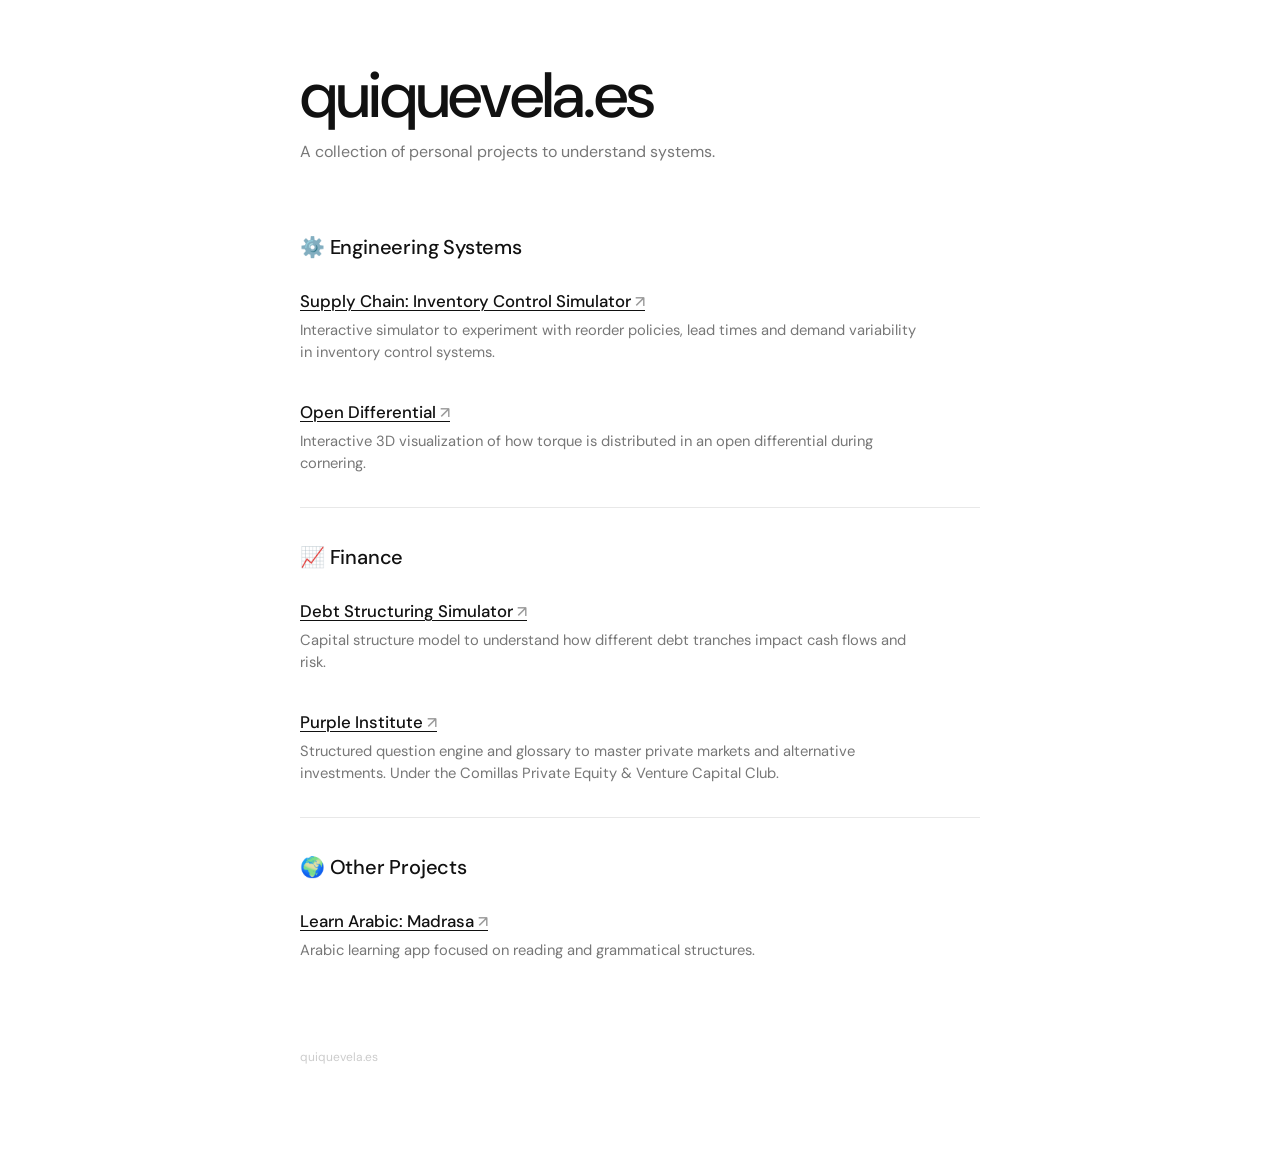
<file: index.html>
<!DOCTYPE html>
<html lang="en">
<head>
  <meta charset="UTF-8" />
  <meta name="viewport" content="width=device-width, initial-scale=1.0" />
  <title>quiquevela.es</title>
  <link rel="preconnect" href="https://fonts.googleapis.com" />
  <link rel="preconnect" href="https://fonts.gstatic.com" crossorigin />
  <link href="https://fonts.googleapis.com/css2?family=DM+Sans:wght@400;500&family=DM+Mono&display=swap" rel="stylesheet" />
  <style>
    *, *::before, *::after { box-sizing: border-box; margin: 0; padding: 0; }

    body {
      background: #fff;
      color: #111;
      font-family: 'DM Sans', Helvetica, Arial, sans-serif;
      min-height: 100vh;
      padding: 4rem 2rem 6rem;
    }

    .container {
      max-width: 680px;
      margin: 0 auto;
    }

    header {
      margin-bottom: 4rem;
    }

    h1 {
      font-size: clamp(2.4rem, 7vw, 4rem);
      font-weight: 500;
      letter-spacing: -0.03em;
      color: #111;
      line-height: 1;
    }

    .subtitle {
      margin-top: 0.6rem;
      font-size: 0.95rem;
      color: #999;
      font-weight: 400;
    }

    .projects {
      display: flex;
      flex-direction: column;
    }

    .card {
      display: flex;
      align-items: center;
      justify-content: space-between;
      text-decoration: none;
      color: #111;
      padding: 1.4rem 0;
      border-top: 1px solid #e8e8e8;
      transition: color 0.15s;
    }

    .card:last-child {
      border-bottom: 1px solid #e8e8e8;
    }

    .card-left {
      display: flex;
      align-items: baseline;
      gap: 1.2rem;
    }

    .card-num {
      font-size: 0.72rem;
      color: #bbb;
      font-family: 'DM Mono', monospace;
      min-width: 1.8rem;
    }

    .card-title {
      font-size: 1.02rem;
      font-weight: 500;
    }

    .card-arrow {
      font-size: 0.9rem;
      color: #bbb;
      transition: transform 0.2s, color 0.15s;
    }

    .card:hover { color: #000; }
    .card:hover .card-arrow {
      transform: translateX(4px);
      color: #111;
    }

    footer {
      margin-top: 5rem;
      font-size: 0.75rem;
      color: #ccc;
    }
  
    .subtitle {
      margin-top: 0.8rem;
      font-size: 1.0rem;
      color: #777;
      font-weight: 400;
      line-height: 1.4;
    }

    .content {
      display: flex;
      flex-direction: column;
      gap: 1.4rem;
      margin-top: 2.2rem;
    }

    .section-title {
      font-size: 1.25rem;
      font-weight: 500;
      color: #111;
      letter-spacing: -0.01em;
      margin-top: 0.4rem;
    }

    .project {
      padding: 0.5rem 0;
    }

    .project-title {
      display: inline-block;
      font-size: 1.05rem;
      font-weight: 500;
      color: #111;
      text-decoration: none;
      line-height: 1.2;
    }

    .project-title {
      text-decoration: underline;
      text-underline-offset: 3px;
      text-decoration-thickness: 1px;
    }

    .project-title::after {
      content: " ↗";
      font-size: 0.95em;
      color: #999;
    }

    .project-title:hover {
      color: #000;
      text-decoration: underline;
      text-underline-offset: 3px;
    }

    .project-desc {
      margin-top: 0.45rem;
      font-size: 0.92rem;
      color: #777;
      line-height: 1.5;
      max-width: 62ch;
    }

    .section-sep {
      border: none;
      border-top: 1px solid #e8e8e8;
      margin: 0.2rem 0 0.4rem 0;
    }

    /* Keep sections visually distinct */
    .section-title {
      margin-bottom: 0.05rem;
    }

  </style>
</head>
<body>
  <div class="container">

    <header>
      <h1>quiquevela.es</h1>
      <p class="subtitle">A collection of personal projects to understand systems.</p>
    </header>

    
    <div class="content">

      <h3 class="section-title">⚙️ Engineering Systems</h3>

      <div class="project">
        <a class="project-title" href="./supply-chain/">Supply Chain: Inventory Control Simulator</a>
        <p class="project-desc">Interactive simulator to experiment with reorder policies, lead times and demand variability in inventory control systems.</p>
      </div>

      <div class="project">
        <a class="project-title" href="./open-differential/">Open Differential</a>
        <p class="project-desc">Interactive 3D visualization of how torque is distributed in an open differential during cornering.</p>
      </div>

      <hr class="section-sep">

      <h3 class="section-title">📈 Finance</h3>

      <div class="project">
        <a class="project-title" href="./debt-structure/">Debt Structuring Simulator</a>
        <p class="project-desc">Capital structure model to understand how different debt tranches impact cash flows and risk.</p>
      </div>

      <div class="project">
        <a class="project-title" href="./purple-institute/">Purple Institute</a>
        <p class="project-desc">Structured question engine and glossary to master private markets and alternative investments. Under the Comillas Private Equity &amp; Venture Capital Club.</p>
      </div>

      <hr class="section-sep">

      <h3 class="section-title">🌍 Other Projects</h3>

      <div class="project">
        <a class="project-title" href="./madrasa/">Learn Arabic: Madrasa</a>
        <p class="project-desc">Arabic learning app focused on reading and grammatical structures.</p>
      </div>

    </div>


    <footer>quiquevela.es</footer>

  </div>
</body>
</html>
</file>
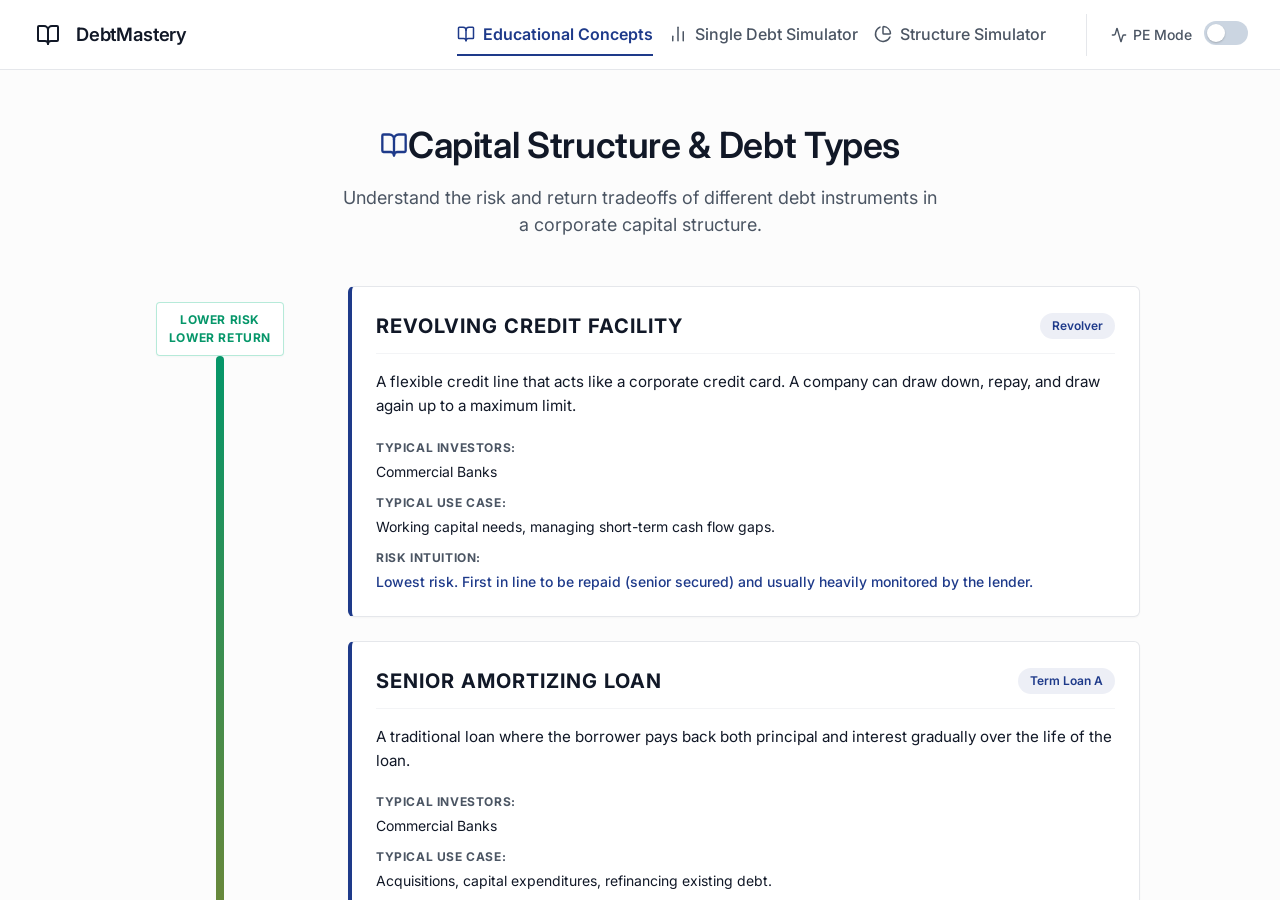
<file: debt-structure/index.html>
<!doctype html>
<html lang="en">
  <head>
    <meta charset="UTF-8" />
    <link rel="icon" type="image/svg+xml" href="./vite.svg" />
    <meta name="viewport" content="width=device-width, initial-scale=1.0" />
    <title>05-debt</title>
    <script type="module" crossorigin src="./assets/index-CsczA7c0.js"></script>
    <link rel="stylesheet" crossorigin href="./assets/index-DHCSAFN2.css">
  </head>
  <body>
    <div id="root"></div>
  </body>
</html>
</file>
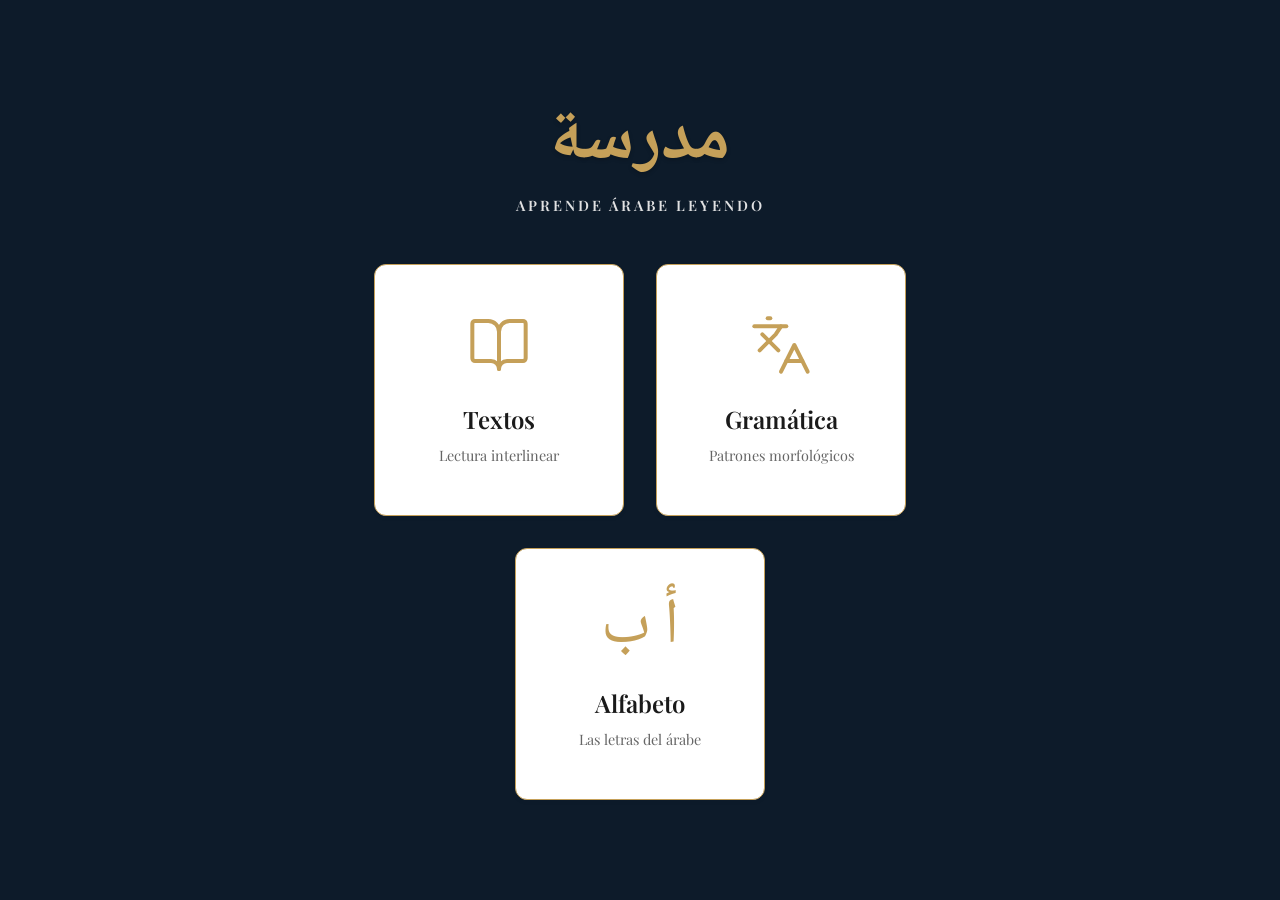
<file: madrasa/index.html>
<!doctype html>
<html lang="en">

<head>
  <meta charset="UTF-8" />
  <link rel="icon" type="image/svg+xml" href="./vite.svg" />
  <meta name="viewport" content="width=device-width, initial-scale=1.0" />
  <link rel="preconnect" href="https://fonts.googleapis.com">
  <link rel="preconnect" href="https://fonts.gstatic.com" crossorigin>
  <link
    href="https://fonts.googleapis.com/css2?family=Playfair+Display:ital,wght@0,400;0,600;0,700;1,400&family=Noto+Naskh+Arabic:wght@400;700&display=swap"
    rel="stylesheet">
  <title>Árabe Interlinear</title>
  <script type="module" crossorigin src="./assets/index-BJUi-5jx.js"></script>
  <link rel="stylesheet" crossorigin href="./assets/index-BwGf_PFI.css">
</head>

<body>
  <div id="root"></div>
</body>

</html>
</file>
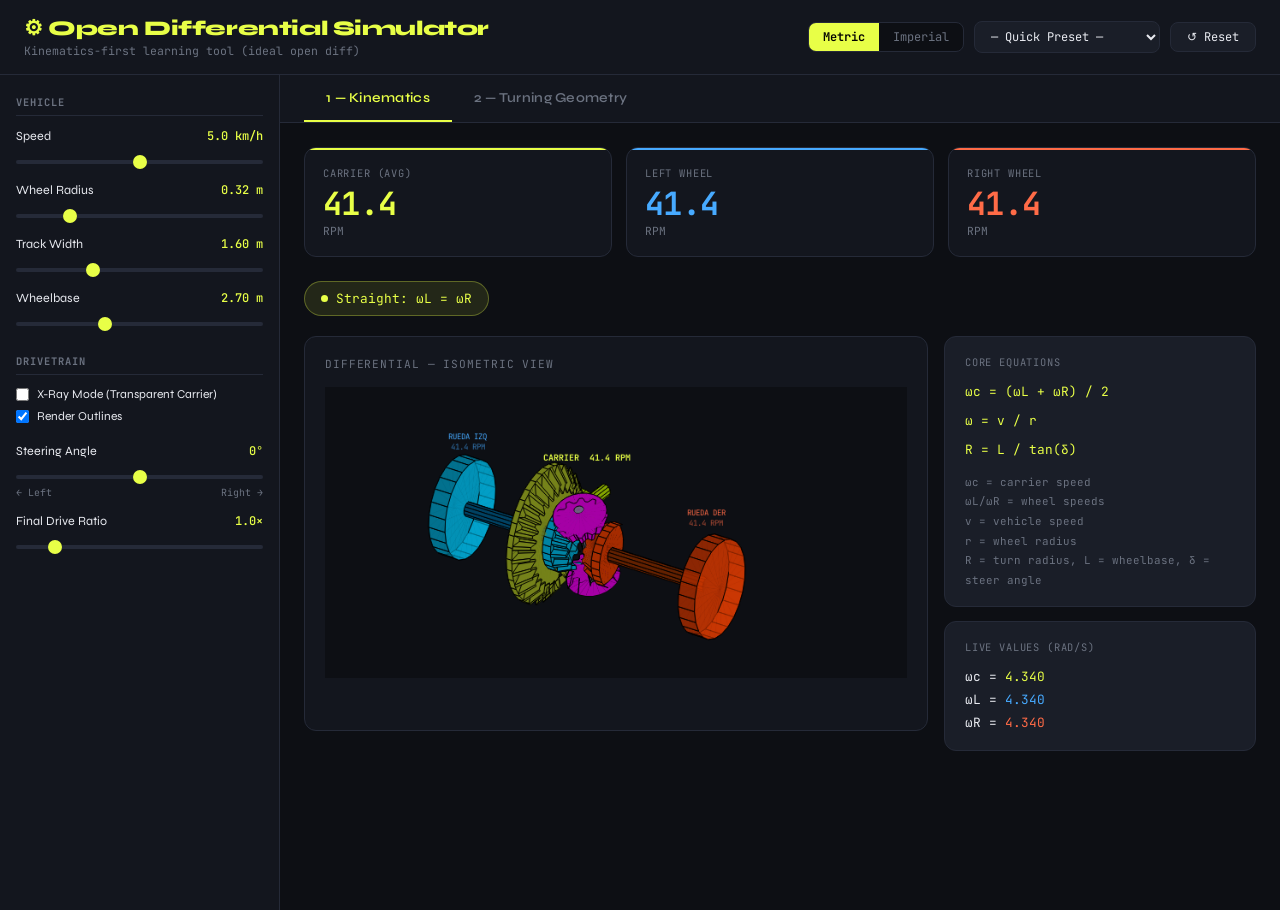
<file: open-differential/index.html>
<!DOCTYPE html>
<html lang="en">

<head>
  <meta charset="UTF-8">
  <meta name="viewport" content="width=device-width, initial-scale=1.0">
  <title>Open Differential Simulator</title>
  <link
    href="https://fonts.googleapis.com/css2?family=Syne:wght@400;600;700;800&family=JetBrains+Mono:wght@400;500&display=swap"
    rel="stylesheet">
  <style>
    :root {
      --bg: #0d0f14;
      --surface: #13161e;
      --surface2: #1a1e28;
      --border: #252a38;
      --accent: #e8ff47;
      --accent2: #47aaff;
      --accent3: #ff6b47;
      --text: #e8eaf0;
      --muted: #6b7280;
      --left-color: #47aaff;
      --right-color: #ff6b47;
      --carrier-color: #e8ff47;
      --font-main: 'Syne', sans-serif;
      --font-mono: 'JetBrains Mono', monospace;
      --radius: 12px;
    }

    * {
      box-sizing: border-box;
      margin: 0;
      padding: 0;
    }

    body {
      font-family: var(--font-main);
      background: var(--bg);
      color: var(--text);
      min-height: 100vh;
      overflow-x: hidden;
    }

    /* HEADER */
    header {
      background: var(--surface);
      border-bottom: 1px solid var(--border);
      padding: 16px 24px;
      display: flex;
      align-items: center;
      justify-content: space-between;
      flex-wrap: wrap;
      gap: 12px;
      position: sticky;
      top: 0;
      z-index: 100;
    }

    .header-left h1 {
      font-size: 1.3rem;
      font-weight: 800;
      letter-spacing: -0.02em;
      color: var(--accent);
    }

    .header-left p {
      font-size: 0.72rem;
      color: var(--muted);
      font-family: var(--font-mono);
      margin-top: 2px;
    }

    .header-right {
      display: flex;
      align-items: center;
      gap: 10px;
      flex-wrap: wrap;
    }

    .unit-toggle {
      display: flex;
      background: var(--bg);
      border: 1px solid var(--border);
      border-radius: 8px;
      overflow: hidden;
    }

    .unit-toggle button {
      padding: 6px 14px;
      background: none;
      border: none;
      color: var(--muted);
      cursor: pointer;
      font-family: var(--font-mono);
      font-size: 0.75rem;
      transition: all 0.2s;
    }

    .unit-toggle button.active {
      background: var(--accent);
      color: #000;
      font-weight: 600;
    }

    .preset-select {
      background: var(--surface2);
      border: 1px solid var(--border);
      color: var(--text);
      padding: 6px 12px;
      border-radius: 8px;
      font-family: var(--font-mono);
      font-size: 0.75rem;
      cursor: pointer;
    }

    .btn-reset {
      padding: 6px 16px;
      background: var(--surface2);
      border: 1px solid var(--border);
      color: var(--text);
      border-radius: 8px;
      cursor: pointer;
      font-family: var(--font-mono);
      font-size: 0.75rem;
      transition: all 0.2s;
    }

    .btn-reset:hover {
      border-color: var(--accent);
      color: var(--accent);
    }

    /* MAIN LAYOUT */
    .app-body {
      display: grid;
      grid-template-columns: 280px 1fr;
      gap: 0;
      min-height: calc(100vh - 65px);
    }

    /* SIDEBAR */
    .sidebar {
      background: var(--surface);
      border-right: 1px solid var(--border);
      padding: 20px 16px;
      overflow-y: auto;
    }

    .sidebar-section {
      margin-bottom: 24px;
    }

    .sidebar-section h3 {
      font-size: 0.65rem;
      font-family: var(--font-mono);
      color: var(--muted);
      letter-spacing: 0.1em;
      text-transform: uppercase;
      margin-bottom: 12px;
      padding-bottom: 6px;
      border-bottom: 1px solid var(--border);
    }

    .slider-group {
      margin-bottom: 14px;
    }

    .slider-label {
      display: flex;
      justify-content: space-between;
      align-items: baseline;
      margin-bottom: 5px;
    }

    .slider-label span:first-child {
      font-size: 0.78rem;
      color: var(--text);
    }

    .slider-value {
      font-family: var(--font-mono);
      font-size: 0.75rem;
      color: var(--accent);
      font-weight: 500;
    }

    input[type=range] {
      width: 100%;
      height: 4px;
      -webkit-appearance: none;
      background: var(--border);
      border-radius: 2px;
      outline: none;
      cursor: pointer;
    }

    input[type=range]::-webkit-slider-thumb {
      -webkit-appearance: none;
      width: 14px;
      height: 14px;
      border-radius: 50%;
      background: var(--accent);
      cursor: pointer;
      transition: transform 0.15s;
    }

    input[type=range]::-webkit-slider-thumb:hover {
      transform: scale(1.3);
    }

    /* CONTENT */
    .content {
      display: flex;
      flex-direction: column;
      overflow: hidden;
    }

    /* TABS */
    .tabs {
      display: flex;
      background: var(--surface);
      border-bottom: 1px solid var(--border);
      padding: 0 24px;
    }

    .tab {
      padding: 14px 22px;
      font-size: 0.85rem;
      font-weight: 600;
      color: var(--muted);
      cursor: pointer;
      border-bottom: 2px solid transparent;
      transition: all 0.2s;
      letter-spacing: 0.02em;
    }

    .tab:hover {
      color: var(--text);
    }

    .tab.active {
      color: var(--accent);
      border-bottom-color: var(--accent);
    }

    .tab-content {
      display: none;
      padding: 24px;
      overflow-y: auto;
      flex: 1;
    }

    .tab-content.active {
      display: block;
    }

    /* KPI CARDS */
    .kpi-row {
      display: grid;
      grid-template-columns: repeat(3, 1fr);
      gap: 14px;
      margin-bottom: 24px;
    }

    .kpi-card {
      background: var(--surface);
      border: 1px solid var(--border);
      border-radius: var(--radius);
      padding: 18px;
      position: relative;
      overflow: hidden;
    }

    .kpi-card::before {
      content: '';
      position: absolute;
      top: 0;
      left: 0;
      right: 0;
      height: 2px;
    }

    .kpi-card.carrier::before {
      background: var(--carrier-color);
    }

    .kpi-card.left::before {
      background: var(--left-color);
    }

    .kpi-card.right::before {
      background: var(--right-color);
    }

    .kpi-label {
      font-size: 0.65rem;
      font-family: var(--font-mono);
      color: var(--muted);
      text-transform: uppercase;
      letter-spacing: 0.08em;
      margin-bottom: 8px;
    }

    .kpi-value {
      font-size: 2rem;
      font-family: var(--font-mono);
      font-weight: 700;
      letter-spacing: -0.02em;
      line-height: 1;
    }

    .kpi-card.carrier .kpi-value {
      color: var(--carrier-color);
    }

    .kpi-card.left .kpi-value {
      color: var(--left-color);
    }

    .kpi-card.right .kpi-value {
      color: var(--right-color);
    }

    .kpi-unit {
      font-size: 0.7rem;
      color: var(--muted);
      font-family: var(--font-mono);
      margin-top: 4px;
    }

    /* STATUS BADGE */
    .status-badge {
      display: inline-flex;
      align-items: center;
      gap: 8px;
      padding: 8px 16px;
      border-radius: 100px;
      font-size: 0.8rem;
      font-family: var(--font-mono);
      margin-bottom: 20px;
    }

    .status-badge.straight {
      background: rgba(232, 255, 71, 0.1);
      border: 1px solid rgba(232, 255, 71, 0.3);
      color: var(--accent);
    }

    .status-badge.turning {
      background: rgba(255, 107, 71, 0.1);
      border: 1px solid rgba(255, 107, 71, 0.3);
      color: var(--accent3);
    }

    .status-dot {
      width: 7px;
      height: 7px;
      border-radius: 50%;
      background: currentColor;
      animation: pulse 1.5s ease-in-out infinite;
    }

    @keyframes pulse {

      0%,
      100% {
        opacity: 1;
      }

      50% {
        opacity: 0.3;
      }
    }

    /* DIFF DIAGRAM */
    .diagram-panel {
      background: var(--surface);
      border: 1px solid var(--border);
      border-radius: var(--radius);
      padding: 20px;
      margin-bottom: 20px;
    }

    .panel-title {
      font-size: 0.7rem;
      font-family: var(--font-mono);
      color: var(--muted);
      text-transform: uppercase;
      letter-spacing: 0.08em;
      margin-bottom: 16px;
    }

    canvas {
      display: block;
    }

    /* FORMULA BOX */
    .formula-box {
      background: var(--surface2);
      border: 1px solid var(--border);
      border-radius: var(--radius);
      padding: 16px 20px;
      font-family: var(--font-mono);
      font-size: 0.8rem;
      color: var(--text);
      line-height: 1.8;
    }

    .formula-box .f-label {
      color: var(--muted);
      font-size: 0.65rem;
      text-transform: uppercase;
      letter-spacing: 0.08em;
      margin-bottom: 8px;
    }

    .formula-box .f-eq {
      color: var(--accent);
    }

    /* TWO COL */
    .two-col {
      display: grid;
      grid-template-columns: 1fr 1fr;
      gap: 16px;
    }

    .two-col.wide-left {
      grid-template-columns: 2fr 1fr;
    }

    /* INFO ROW */
    .info-row {
      display: flex;
      gap: 12px;
      margin-bottom: 16px;
      flex-wrap: wrap;
    }

    .info-chip {
      background: var(--surface2);
      border: 1px solid var(--border);
      border-radius: 8px;
      padding: 8px 14px;
      font-family: var(--font-mono);
      font-size: 0.75rem;
    }

    .info-chip .ic-label {
      color: var(--muted);
      font-size: 0.65rem;
    }

    .info-chip .ic-val {
      color: var(--text);
      font-weight: 500;
      margin-top: 2px;
    }

    /* WARNING */
    .warning {
      background: rgba(255, 107, 71, 0.1);
      border: 1px solid rgba(255, 107, 71, 0.4);
      border-radius: 8px;
      padding: 10px 14px;
      font-size: 0.78rem;
      color: var(--accent3);
      font-family: var(--font-mono);
      margin-bottom: 14px;
      display: none;
    }

    .warning.show {
      display: block;
    }

    /* BAR CHART */
    .bar-chart-container {
      background: var(--surface);
      border: 1px solid var(--border);
      border-radius: var(--radius);
      padding: 20px;
      margin-bottom: 16px;
    }

    .bar-row {
      display: flex;
      align-items: center;
      gap: 12px;
      margin-bottom: 14px;
    }

    .bar-label {
      font-family: var(--font-mono);
      font-size: 0.72rem;
      width: 120px;
      flex-shrink: 0;
      color: var(--text);
    }

    .bar-track {
      flex: 1;
      height: 20px;
      background: var(--bg);
      border-radius: 4px;
      overflow: hidden;
      position: relative;
    }

    .bar-fill {
      height: 100%;
      border-radius: 4px;
      transition: width 0.4s ease;
      min-width: 2px;
    }

    .bar-val {
      font-family: var(--font-mono);
      font-size: 0.72rem;
      width: 80px;
      text-align: right;
      flex-shrink: 0;
      color: var(--muted);
    }

    /* PRESET DROPDOWN in traction tab */
    .preset-row {
      display: flex;
      align-items: center;
      gap: 10px;
      margin-bottom: 16px;
    }

    .preset-row label {
      font-size: 0.75rem;
      font-family: var(--font-mono);
      color: var(--muted);
    }

    select {
      background: var(--surface2);
      border: 1px solid var(--border);
      color: var(--text);
      padding: 7px 12px;
      border-radius: 8px;
      font-family: var(--font-mono);
      font-size: 0.75rem;
      cursor: pointer;
    }

    .traction-status {
      background: var(--surface2);
      border-radius: 8px;
      padding: 12px 16px;
      font-size: 0.8rem;
      font-family: var(--font-mono);
      margin-bottom: 16px;
      border-left: 3px solid var(--accent2);
      color: var(--text);
      line-height: 1.5;
    }

    .disclaimer {
      background: rgba(107, 114, 128, 0.1);
      border: 1px dashed var(--border);
      border-radius: 8px;
      padding: 10px 14px;
      font-size: 0.72rem;
      color: var(--muted);
      font-family: var(--font-mono);
      line-height: 1.6;
      margin-top: 16px;
    }

    /* CHART CANVAS */
    .chart-wrap {
      background: var(--surface);
      border: 1px solid var(--border);
      border-radius: var(--radius);
      padding: 20px;
      margin-bottom: 16px;
    }

    /* Responsive */
    @media (max-width: 800px) {
      .app-body {
        grid-template-columns: 1fr;
      }

      .sidebar {
        border-right: none;
        border-bottom: 1px solid var(--border);
      }

      .kpi-row {
        grid-template-columns: repeat(3, 1fr);
      }

      .two-col {
        grid-template-columns: 1fr;
      }
    }

    @media (max-width: 500px) {
      .kpi-row {
        grid-template-columns: 1fr;
      }

      .tabs {
        padding: 0 12px;
      }

      .tab {
        padding: 12px 14px;
        font-size: 0.78rem;
      }

      .tab-content {
        padding: 14px;
      }
    }
  </style>
</head>

<body>

  <!-- HEADER -->
  <header>
    <div class="header-left">
      <h1>⚙ Open Differential Simulator</h1>
      <p>Kinematics-first learning tool (ideal open diff)</p>
    </div>
    <div class="header-right">
      <div class="unit-toggle">
        <button id="btnMetric" class="active" onclick="setUnit('metric')">Metric</button>
        <button id="btnImperial" onclick="setUnit('imperial')">Imperial</button>
      </div>
      <select class="preset-select" onchange="applyGlobalPreset(this.value)">
        <option value="">— Quick Preset —</option>
        <option value="city">City Slow Turn</option>
        <option value="highway">Highway Gentle Curve</option>
        <option value="straight">Straight Line</option>
      </select>
      <button class="btn-reset" onclick="resetAll()">↺ Reset</button>
    </div>
  </header>

  <!-- MAIN -->
  <div class="app-body">

    <!-- SIDEBAR -->
    <aside class="sidebar">
      <div class="sidebar-section">
        <h3>Vehicle</h3>
        <div class="slider-group">
          <div class="slider-label">
            <span id="lblSpeed">Speed</span>
            <span class="slider-value" id="valSpeed">5.0 km/h</span>
          </div>
          <input type="range" id="slSpeed" min="0" max="10" step="0.1" value="5" oninput="onSlider('speed',this.value)">
        </div>
        <div class="slider-group">
          <div class="slider-label">
            <span>Wheel Radius</span>
            <span class="slider-value" id="valWheelRadius">0.32 m</span>
          </div>
          <input type="range" id="slWheelRadius" min="0.20" max="0.80" step="0.01" value="0.32"
            oninput="onSlider('wheelRadius',this.value)">
        </div>
        <div class="slider-group">
          <div class="slider-label">
            <span>Track Width</span>
            <span class="slider-value" id="valTrackWidth">1.60 m</span>
          </div>
          <input type="range" id="slTrackWidth" min="1.00" max="3.00" step="0.05" value="1.60"
            oninput="onSlider('trackWidth',this.value)">
        </div>
        <div class="slider-group">
          <div class="slider-label">
            <span>Wheelbase</span>
            <span class="slider-value" id="valWheelbase">2.70 m</span>
          </div>
          <input type="range" id="slWheelbase" min="2.00" max="4.00" step="0.05" value="2.70"
            oninput="onSlider('wheelbase',this.value)">
        </div>
      </div>
      <div class="sidebar-section">
        <h3>Drivetrain</h3>
        <div class="slider-group" style="margin-bottom:20px;">
          <label
            style="display:flex; align-items:center; gap:8px; cursor:pointer; font-size:0.75rem; color:var(--text); margin-bottom:8px;">
            <input type="checkbox" id="cbXray" onchange="S.xrayMode=this.checked; updateUI(); drawDiff();"> X-Ray Mode
            (Transparent Carrier)
          </label>
          <label
            style="display:flex; align-items:center; gap:8px; cursor:pointer; font-size:0.75rem; color:var(--text);">
            <input type="checkbox" id="cbOutlines" checked onchange="S.outlines=this.checked; updateUI(); drawDiff();">
            Render Outlines
          </label>
        </div>
        <div class="slider-group">
          <div class="slider-label">
            <span>Steering Angle</span>
            <span class="slider-value" id="valSteering">0°</span>
          </div>
          <input type="range" id="slSteering" min="-35" max="35" step="1" value="0"
            oninput="onSlider('steering',this.value)">
          <div
            style="display:flex;justify-content:space-between;font-size:0.62rem;color:var(--muted);font-family:var(--font-mono);margin-top:3px">
            <span>← Left</span><span>Right →</span>
          </div>
        </div>
        <div class="slider-group">
          <div class="slider-label">
            <span>Final Drive Ratio</span>
            <span class="slider-value" id="valDriveRatio">1.0×</span>
          </div>
          <input type="range" id="slDriveRatio" min="0.2" max="6.0" step="0.1" value="1.0"
            oninput="onSlider('driveRatio',this.value)">
        </div>
      </div>
    </aside>

    <!-- CONTENT -->
    <div class="content">
      <div class="tabs">
        <div class="tab active" onclick="switchTab('kinematics')">1 — Kinematics</div>
        <div class="tab" onclick="switchTab('turning')">2 — Turning Geometry</div>
      </div>

      <!-- TAB 1: KINEMATICS -->
      <div id="tab-kinematics" class="tab-content active">
        <div class="kpi-row">
          <div class="kpi-card carrier">
            <div class="kpi-label">Carrier (Avg)</div>
            <div class="kpi-value" id="kpiCarrier">0.0</div>
            <div class="kpi-unit">RPM</div>
          </div>
          <div class="kpi-card left">
            <div class="kpi-label">Left Wheel</div>
            <div class="kpi-value" id="kpiLeft">0.0</div>
            <div class="kpi-unit">RPM</div>
          </div>
          <div class="kpi-card right">
            <div class="kpi-label">Right Wheel</div>
            <div class="kpi-value" id="kpiRight">0.0</div>
            <div class="kpi-unit">RPM</div>
          </div>
        </div>

        <div id="statusBadge" class="status-badge straight">
          <div class="status-dot"></div>
          <span id="statusText">Straight: ωL = ωR</span>
        </div>

        <div class="two-col wide-left">
          <div class="diagram-panel" style="width:100%;">
            <div class="panel-title">Differential — Isometric View</div>
            <canvas id="diffCanvas" width="680" height="340"
              style="display:block; width:100%; object-fit:contain;"></canvas>
          </div>
          <div>
            <div class="formula-box">
              <div class="f-label">Core Equations</div>
              <div><span class="f-eq">ωc = (ωL + ωR) / 2</span></div>
              <div style="margin-top:6px"><span class="f-eq">ω = v / r</span></div>
              <div style="margin-top:6px"><span class="f-eq">R = L / tan(δ)</span></div>
              <div style="margin-top:12px;color:var(--muted);font-size:0.68rem">ωc = carrier speed<br>ωL/ωR = wheel
                speeds<br>v = vehicle speed<br>r = wheel radius<br>R = turn radius, L = wheelbase, δ = steer angle</div>
            </div>
            <div style="margin-top:14px" class="formula-box">
              <div class="f-label">Live Values (rad/s)</div>
              <div>ωc = <span class="f-eq" id="fCarrier">0.000</span></div>
              <div>ωL = <span style="color:var(--left-color)" id="fLeft">0.000</span></div>
              <div>ωR = <span style="color:var(--right-color)" id="fRight">0.000</span></div>
            </div>
          </div>
        </div>
      </div>

      <!-- TAB 2: TURNING GEOMETRY -->
      <div id="tab-turning" class="tab-content">
        <div id="warnTightTurn" class="warning">⚠ Turn radius too tight for track width — R_inner clamped to 0.5 m</div>

        <div class="info-row">
          <div class="info-chip">
            <div class="ic-label">Turn Radius R</div>
            <div class="ic-val" id="icR">—</div>
          </div>
          <div class="info-chip">
            <div class="ic-label">R Inner</div>
            <div class="ic-val" id="icRi">—</div>
          </div>
          <div class="info-chip">
            <div class="ic-label">R Outer</div>
            <div class="ic-val" id="icRo">—</div>
          </div>
        </div>

        <div class="two-col">
          <div class="diagram-panel">
            <div class="panel-title">Top-Down View</div>
            <canvas id="topCanvas" width="480" height="380"
              style="max-width: 100%; height: auto; display: block;"></canvas>
          </div>
          <div class="chart-wrap">
            <div class="panel-title">Wheel Speeds (RPM) — Live Buffer</div>
            <canvas id="rpmChart" width="320" height="260"></canvas>
          </div>
        </div>
      </div>

    </div>
  </div>

  <script>
    // =========================================================
    // STATE
    // =========================================================
    const S = {
      xrayMode: false,
      outlines: true,
      xrayMode: false,
      outlines: true,
      vehicleSpeed: 5,   // km/h
      wheelRadius: 0.32,
      trackWidth: 1.60,
      wheelbase: 2.70,
      steeringAngle: 0,   // degrees
      driveRatio: 1.0,
      unit: 'metric',
      // computed
      v: 0, omegaCarrier: 0, omegaLeft: 0, omegaRight: 0,
      R: Infinity, R_inner: Infinity, R_outer: Infinity,
      isTurning: false,
      // anim angles
      angleCarrier: 0, angleLeft: 0, angleRight: 0,
    };

    // =========================================================
    // COMPUTE
    // =========================================================
    function compute() {
      const r = Math.max(S.wheelRadius, 0.15);
      S.v = S.vehicleSpeed * (1000 / 3600);
      const omegaBase = S.v / r;
      S.omegaCarrier = omegaBase * S.driveRatio;

      const absSteer = Math.abs(S.steeringAngle);
      S.isTurning = absSteer >= 0.5;

      if (!S.isTurning) {
        S.omegaLeft = S.omegaCarrier;
        S.omegaRight = S.omegaCarrier;
        S.R = Infinity;
        S.R_inner = Infinity;
        S.R_outer = Infinity;
      } else {
        const steerRad = absSteer * Math.PI / 180;
        const tanVal = Math.tan(steerRad);
        S.R = (tanVal < 1e-6) ? 1e6 : S.wheelbase / tanVal;

        const rawInner = S.R - S.trackWidth / 2;
        const rawOuter = S.R + S.trackWidth / 2;
        S.R_inner = Math.max(rawInner, 0.5); // clamp
        S.R_outer = rawOuter;
        document.getElementById('warnTightTurn').classList.toggle('show', rawInner < 0.5);

        const v_inner = S.v * (S.R_inner / S.R);
        const v_outer = S.v * (S.R_outer / S.R);
        let omegaI = (v_inner / r) * S.driveRatio;
        let omegaO = (v_outer / r) * S.driveRatio;

        // Re-center to match carrier exactly
        const avg = (omegaI + omegaO) / 2;
        const eps = 1e-9;
        const scale = S.omegaCarrier / Math.max(avg, eps);
        omegaI *= scale;
        omegaO *= scale;

        if (S.steeringAngle > 0) {
          // right turn: right = inner, left = outer
          S.omegaRight = omegaI;
          S.omegaLeft = omegaO;
        } else {
          // left turn: left = inner, right = outer
          S.omegaLeft = omegaI;
          S.omegaRight = omegaO;
        }
      }
    }

    function toRPM(rad_s) { return rad_s * 60 / (2 * Math.PI); }

    // =========================================================
    // SLIDER HANDLERS
    // =========================================================
    function onSlider(type, val) {
      val = parseFloat(val);
      switch (type) {
        case 'speed':
          S.vehicleSpeed = val;
          document.getElementById('valSpeed').textContent = S.unit === 'metric'
            ? `${val.toFixed(1)} km/h` : `${(val * 0.621371).toFixed(1)} mph`;
          break;
        case 'wheelRadius':
          S.wheelRadius = val;
          document.getElementById('valWheelRadius').textContent = S.unit === 'metric'
            ? `${val.toFixed(2)} m` : `${(val * 39.37).toFixed(1)} in`;
          break;
        case 'trackWidth':
          S.trackWidth = val;
          document.getElementById('valTrackWidth').textContent = S.unit === 'metric'
            ? `${val.toFixed(2)} m` : `${(val * 3.28084).toFixed(2)} ft`;
          break;
        case 'wheelbase':
          S.wheelbase = val;
          document.getElementById('valWheelbase').textContent = S.unit === 'metric'
            ? `${val.toFixed(2)} m` : `${(val * 3.28084).toFixed(2)} ft`;
          break;
        case 'steering':
          S.steeringAngle = val;
          document.getElementById('valSteering').textContent = `${val}°`;
          break;
        case 'driveRatio':
          S.driveRatio = val;
          document.getElementById('valDriveRatio').textContent = `${parseFloat(val).toFixed(1)}×`;
          break;
      }
      compute();
      updateUI();
    }

    // =========================================================
    // UPDATE UI (KPIs, badges, info chips)
    // =========================================================
    function updateUI() {
      const carRPM = toRPM(S.omegaCarrier);
      const leftRPM = toRPM(S.omegaLeft);
      const rightRPM = toRPM(S.omegaRight);

      document.getElementById('kpiCarrier').textContent = carRPM.toFixed(1);
      document.getElementById('kpiLeft').textContent = leftRPM.toFixed(1);
      document.getElementById('kpiRight').textContent = rightRPM.toFixed(1);

      document.getElementById('fCarrier').textContent = S.omegaCarrier.toFixed(3);
      document.getElementById('fLeft').textContent = S.omegaLeft.toFixed(3);
      document.getElementById('fRight').textContent = S.omegaRight.toFixed(3);

      const badge = document.getElementById('statusBadge');
      const statusText = document.getElementById('statusText');
      if (S.isTurning) {
        badge.className = 'status-badge turning';
        const dir = S.steeringAngle > 0 ? 'Right' : 'Left';
        statusText.textContent = `${dir} Turn: ωL ≠ ωR`;
      } else {
        badge.className = 'status-badge straight';
        statusText.textContent = 'Straight: ωL = ωR';
      }

      // turning geometry info
      const fmt = v => isFinite(v) ? v.toFixed(2) + ' m' : '∞';
      document.getElementById('icR').textContent = fmt(S.R);
      document.getElementById('icRi').textContent = fmt(S.R_inner);
      document.getElementById('icRo').textContent = fmt(S.R_outer);
    }

    // =========================================================
    // PRESETS
    // =========================================================
    function applyGlobalPreset(val) {
      if (!val) return;
      const p = {
        city: { speed: 2, steering: 25, driveRatio: 1.0 },
        highway: { speed: 10, steering: 5, driveRatio: 1.0 },
        straight: { speed: 6, steering: 0, driveRatio: 1.0 },
      }[val];
      if (!p) return;

      S.vehicleSpeed = p.speed;
      S.steeringAngle = p.steering;
      S.driveRatio = p.driveRatio;

      document.getElementById('slSpeed').value = p.speed;
      document.getElementById('slSteering').value = p.steering;
      document.getElementById('slDriveRatio').value = p.driveRatio;

      document.getElementById('valSpeed').textContent = `${p.speed} km/h`;
      document.getElementById('valSteering').textContent = `${p.steering}°`;
      document.getElementById('valDriveRatio').textContent = `${p.driveRatio.toFixed(1)}×`;

      compute(); updateUI();
    }

    function setUnit(u) {
      S.unit = u;
      document.getElementById('btnMetric').classList.toggle('active', u === 'metric');
      document.getElementById('btnImperial').classList.toggle('active', u === 'imperial');
      // Refresh labels
      onSlider('speed', S.vehicleSpeed);
      onSlider('wheelRadius', S.wheelRadius);
      onSlider('trackWidth', S.trackWidth);
      onSlider('wheelbase', S.wheelbase);
    }

    function resetAll() {
      const defaults = { vehicleSpeed: 5, wheelRadius: 0.32, trackWidth: 1.60, wheelbase: 2.70, steeringAngle: 0, driveRatio: 1.0 };
      Object.assign(S, defaults);
      document.getElementById('slSpeed').value = 5;
      document.getElementById('slWheelRadius').value = 0.32;
      document.getElementById('slTrackWidth').value = 1.60;
      document.getElementById('slWheelbase').value = 2.70;
      document.getElementById('slSteering').value = 0;
      document.getElementById('slDriveRatio').value = 1.0;
      ['speed', 'wheelRadius', 'trackWidth', 'wheelbase', 'steering', 'driveRatio'].forEach(k => {
        onSlider(k, S[k] ?? S.vehicleSpeed);
      });
      // re-trigger all
      onSlider('speed', 5);
      onSlider('wheelRadius', 0.32);
      onSlider('trackWidth', 1.60);
      onSlider('wheelbase', 2.70);
      onSlider('steering', 0);
      onSlider('driveRatio', 1.0);
    }

    // =========================================================
    // TAB SWITCHING
    // =========================================================
    function switchTab(id) {
      document.querySelectorAll('.tab').forEach((t, i) => {
        t.classList.toggle('active', ['kinematics', 'turning', 'traction'][i] === id);
      });
      document.querySelectorAll('.tab-content').forEach(tc => {
        tc.classList.toggle('active', tc.id === 'tab-' + id);
      });
    }

    // =========================================================
    // =========================================================
    // DIFFERENTIAL — TRUE 3D Renderer (Strict Opaque)
    // =========================================================
    const diffCtx = document.getElementById('diffCanvas').getContext('2d');

    const DW = 680, DH = 340;
    let SC = 44;
    let OX = DW * 0.45, OY = DH * 0.55;

    // Projection vectors
    const PX = 0.88, PY_X = 0.28;
    const QX = -0.55, QY_Z = 0.42;

    // Light direction for shading
    const LDir = { x: 0.577, y: 0.577, z: 0.577 };

    function project(p) {
      return [
        OX + p.x * PX * SC + p.z * QX * SC,
        OY + p.x * PY_X * SC + p.z * QY_Z * SC - p.y * SC
      ];
    }

    function rotX(p, a) {
      const c = Math.cos(a), s = Math.sin(a);
      return { x: p.x, y: p.y * c - p.z * s, z: p.y * s + p.z * c };
    }
    function rotY(p, a) {
      const c = Math.cos(a), s = Math.sin(a);
      return { x: p.x * c + p.z * s, y: p.y, z: -p.x * s + p.z * c };
    }
    function rotZ(p, a) {
      const c = Math.cos(a), s = Math.sin(a);
      return { x: p.x * c - p.y * s, y: p.x * s + p.y * c, z: p.z };
    }

    function computeNormal(p0, p1, p2) {
      const v1 = { x: p1.x - p0.x, y: p1.y - p0.y, z: p1.z - p0.z };
      const v2 = { x: p2.x - p0.x, y: p2.y - p0.y, z: p2.z - p0.z };
      const nx = v1.y * v2.z - v1.z * v2.y;
      const ny = v1.z * v2.x - v1.x * v2.z;
      const nz = v1.x * v2.y - v1.y * v2.x;
      const len = Math.hypot(nx, ny, nz);
      return len === 0 ? { x: 0, y: 1, z: 0 } : { x: nx / len, y: ny / len, z: nz / len };
    }

    let polys = [];

    function addPoly(points, fillHex, alpha = 1.0, noStroke = false, noFill = false) {
      if (points.length < 3) return;

      // Centroid for depth sorting
      let cx = 0, cy = 0, cz = 0;
      for (let p of points) { cx += p.x; cy += p.y; cz += p.z; }
      cx /= points.length; cy /= points.length; cz /= points.length;

      // True depth logic into screen (dot product with camera ray)
      const depth = cx * 0.55 + cy * 0.5236 + cz * 0.88;

      const prj = points.map(project);

      // Backface culling
      const cross = (prj[1][0] - prj[0][0]) * (prj[2][1] - prj[0][1]) - (prj[1][1] - prj[0][1]) * (prj[2][0] - prj[0][0]);
      if (cross < 0 && alpha >= 1.0) return;

      const normal = computeNormal(points[0], points[1], points[2]);
      const dot = normal.x * LDir.x + normal.y * LDir.y + normal.z * LDir.z;
      const light = Math.max(0.65, Math.min(1.0, 0.65 + dot * 0.45));

      polys.push({ pts: prj, fill: fillHex, light, depth, alpha, noStroke, noFill });
    }

    function applyLighting(hex, light, alpha = 1.0) {
      if (!hex) return null;
      if (hex.startsWith('rgba')) return hex;

      let r = 0, g = 0, b = 0;
      if (hex.length === 7) {
        r = parseInt(hex.slice(1, 3), 16);
        g = parseInt(hex.slice(3, 5), 16);
        b = parseInt(hex.slice(5, 7), 16);
      } else if (hex.length === 9) { // #RRGGBBAA ignore alpha to force opaque
        r = parseInt(hex.slice(1, 3), 16);
        g = parseInt(hex.slice(3, 5), 16);
        b = parseInt(hex.slice(5, 7), 16);
      }

      r = Math.min(255, Math.floor(r * light));
      g = Math.min(255, Math.floor(g * light));
      b = Math.min(255, Math.floor(b * light));

      return `rgba(${r},${g},${b},${alpha})`;
    }

    // Strictly solid bright neon colors
    const C = {
      carrier: '#a0aabf',
      gearL: '#00ccff', gearR: '#ff4400', spider: '#ff00ff', // brighter neon logic
      pinion: '#ccff00', shaftL: '#006699', shaftR: '#993300'
    };

    function buildCylinder(rx, ry, len, axis, cx, cy, cz, segments, hexColor, alpha = 1.0, angle = 0) {
      const pts1 = [], pts2 = [];
      for (let i = 0; i < segments; i++) {
        const a = (i / segments) * Math.PI * 2 + angle;
        const c = Math.cos(a), s = Math.sin(a);
        let p1, p2;
        if (axis === 'x') {
          p1 = { x: cx - len / 2, y: cy + rx * c, z: cz + ry * s };
          p2 = { x: cx + len / 2, y: cy + rx * c, z: cz + ry * s };
        } else if (axis === 'y') {
          p1 = { x: cx + rx * c, y: cy - len / 2, z: cz + ry * s };
          p2 = { x: cx + rx * c, y: cy + len / 2, z: cz + ry * s };
        } else if (axis === 'z') {
          p1 = { x: cx + rx * c, y: cy + ry * s, z: cz - len / 2 };
          p2 = { x: cx + rx * c, y: cy + ry * s, z: cz + len / 2 };
        }
        pts1.push(p1); pts2.push(p2);
      }

      for (let i = 0; i < segments; i++) {
        const n = (i + 1) % segments;
        addPoly([pts1[i], pts2[i], pts2[n], pts1[n]], hexColor, alpha);
      }

      let c1, c2;
      if (axis === 'x') {
        c1 = { x: cx - len / 2, y: cy, z: cz }; c2 = { x: cx + len / 2, y: cy, z: cz };
      } else if (axis === 'y') {
        c1 = { x: cx, y: cy - len / 2, z: cz }; c2 = { x: cx, y: cy + len / 2, z: cz };
      } else if (axis === 'z') {
        c1 = { x: cx, y: cy, z: cz - len / 2 }; c2 = { x: cx, y: cy, z: cz + len / 2 };
      }

      // Cap 1 (reverse winding)
      for (let i = 0; i < segments; i++) {
        const n = (i + 1) % segments;
        addPoly([c1, pts1[n], pts1[i]], hexColor, alpha, true, false);
      }
      addPoly(pts1.slice().reverse(), hexColor, alpha, false, true);

      // Cap 2 (forward winding)
      for (let i = 0; i < segments; i++) {
        const n = (i + 1) % segments;
        addPoly([c2, pts2[i], pts2[n]], hexColor, alpha, true, false);
      }
      addPoly(pts2.slice(), hexColor, alpha, false, true);
    }

    function buildBevelGear(cx, cy, cz, rOuter, rInner, tFace, angle, axis, nTeeth, hexFace, alpha = 1.0) {
      const M = nTeeth * 4;
      const ptsB = [], ptsF = [];
      const RO_V = rOuter * 0.82, RO_T = rOuter;
      const RI_V = rInner * 0.82, RI_T = rInner;

      for (let i = 0; i < nTeeth; i++) {
        const A = (i / nTeeth) * Math.PI * 2 + angle;
        const step = (Math.PI * 2 / nTeeth) / 4;
        for (let j = 0; j < 4; j++) {
          const rB = (j === 1 || j === 2) ? RO_T : RO_V;
          const rF = (j === 1 || j === 2) ? RI_T : RI_V;
          const a = A + j * step - (1.5 * step);
          const c = Math.cos(a), s = Math.sin(a);

          if (axis === '+x') {
            ptsB.push({ x: cx, y: cy + rB * c, z: cz + rB * s });
            ptsF.push({ x: cx + tFace, y: cy + rF * c, z: cz + rF * s });
          } else if (axis === '-x') {
            ptsB.push({ x: cx, y: cy - rB * c, z: cz + rB * s });
            ptsF.push({ x: cx - tFace, y: cy - rF * c, z: cz + rF * s });
          } else if (axis === '+y') {
            ptsB.push({ x: cx + rB * c, y: cy, z: cz + rB * s });
            ptsF.push({ x: cx + rF * c, y: cy + tFace, z: cz + rF * s });
          } else if (axis === '-y') {
            ptsB.push({ x: cx - rB * c, y: cy, z: cz + rB * s });
            ptsF.push({ x: cx - rF * c, y: cy - tFace, z: cz + rF * s });
          } else if (axis === '+z') {
            ptsB.push({ x: cx + rB * c, y: cy + rB * s, z: cz });
            ptsF.push({ x: cx + rF * c, y: cy + rF * s, z: cz + tFace });
          } else if (axis === '-z') {
            ptsB.push({ x: cx + rB * c, y: cy + rB * s, z: cz });
            ptsF.push({ x: cx + rF * c, y: cy + rF * s, z: cz - tFace });
          }
        }
      }

      if (axis === '-x' || axis === '-y' || axis === '-z') {
        ptsB.reverse();
        ptsF.reverse();
      }

      // 1. Draw the side bands connecting Back to Front
      for (let i = 0; i < M; i++) {
        const n = (i + 1) % M;
        addPoly([ptsB[i], ptsF[i], ptsF[n], ptsB[n]], hexFace, alpha);
      }

      // 2. Center Points for caps (breaking big flat faces into solid triangle fans fixes depth bugs)
      let cB, cF;
      if (axis === '+x') { cB = { x: cx, y: cy, z: cz }; cF = { x: cx + tFace, y: cy, z: cz }; }
      if (axis === '-x') { cB = { x: cx, y: cy, z: cz }; cF = { x: cx - tFace, y: cy, z: cz }; }
      if (axis === '+y') { cB = { x: cx, y: cy, z: cz }; cF = { x: cx, y: cy + tFace, z: cz }; }
      if (axis === '-y') { cB = { x: cx, y: cy, z: cz }; cF = { x: cx, y: cy - tFace, z: cz }; }
      if (axis === '+z') { cB = { x: cx, y: cy, z: cz }; cF = { x: cx, y: cy, z: cz + tFace }; }
      if (axis === '-z') { cB = { x: cx, y: cy, z: cz }; cF = { x: cx, y: cy, z: cz - tFace }; }

      // Wait! If the axis was reversed, the polygon vertex order was inverted above
      // This means our triangle fan winding index must ALSO be inverted to point Outwards.
      const isReversed = (axis === '-x' || axis === '-y' || axis === '-z');

      // 3. Draw Back Cap (Triangle fan, facing Outwards from Back)
      for (let i = 0; i < M; i++) {
        const n = (i + 1) % M;
        if (isReversed) {
          addPoly([cB, ptsB[i], ptsB[n]], hexFace, alpha, true, false);
        } else {
          addPoly([cB, ptsB[n], ptsB[i]], hexFace, alpha, true, false);
        }
      }
      addPoly(isReversed ? ptsB.slice() : ptsB.slice().reverse(), hexFace, alpha, false, true);

      // 4. Draw Front Cap (Triangle fan, facing Outwards from Front)
      for (let i = 0; i < M; i++) {
        const n = (i + 1) % M;
        if (isReversed) {
          addPoly([cF, ptsF[n], ptsF[i]], hexFace, alpha, true, false);
        } else {
          addPoly([cF, ptsF[i], ptsF[n]], hexFace, alpha, true, false);
        }
      }
      addPoly(isReversed ? ptsF.slice().reverse() : ptsF.slice(), hexFace, alpha, false, true);
    }

    function buildRing(x, y, z, rOut, rIn, d, fill, alpha = 1.0) {
      const N = 24;
      const ptsBackOuter = [], ptsBackInner = [];
      const ptsFaceOuter = [], ptsFaceInner = [];
      for (let i = 0; i < N; i++) {
        const a = (i / N) * Math.PI * 2;
        const c = Math.cos(a), s = Math.sin(a);
        ptsBackOuter.push({ x: x - d / 2, y: y + rOut * c, z: z + rOut * s });
        ptsBackInner.push({ x: x - d / 2, y: y + rIn * c, z: z + rIn * s });
        ptsFaceOuter.push({ x: x + d / 2, y: y + rOut * c, z: z + rOut * s });
        ptsFaceInner.push({ x: x + d / 2, y: y + rIn * c, z: z + rIn * s });
      }

      for (let i = 0; i < N; i++) {
        const n = (i + 1) % N;
        addPoly([ptsBackOuter[i], ptsFaceOuter[i], ptsFaceOuter[n], ptsBackOuter[n]], fill, alpha);
        addPoly([ptsFaceInner[i], ptsBackInner[i], ptsBackInner[n], ptsFaceInner[n]], fill, alpha);
        addPoly([ptsFaceOuter[i], ptsFaceInner[i], ptsFaceInner[n], ptsFaceOuter[n]], fill, alpha, true, false);
        addPoly([ptsBackInner[i], ptsBackOuter[i], ptsBackOuter[n], ptsBackInner[n]], fill, alpha, true, false);
      }

      // Outer and inner perimeter loops explicitly stroked to avoid quad borders mapping to the center
      addPoly(ptsFaceOuter.slice(), fill, alpha, false, true);
      addPoly(ptsFaceInner.slice().reverse(), fill, alpha, false, true);
      addPoly(ptsBackOuter.slice().reverse(), fill, alpha, false, true);
      addPoly(ptsBackInner.slice(), fill, alpha, false, true);
    }


    function renderPolys(ctx) {
      polys.sort((a, b) => a.depth - b.depth);

      for (let poly of polys) {
        if (poly.pts.length < 3) continue;
        ctx.beginPath();
        for (let i = 0; i < poly.pts.length; i++) {
          const p = poly.pts[i];
          if (i === 0) ctx.moveTo(p[0], p[1]);
          else ctx.lineTo(p[0], p[1]);
        }
        ctx.closePath();

        if (!poly.noFill) {
          ctx.fillStyle = applyLighting(poly.fill, poly.light, poly.alpha);
          ctx.fill();
        }

        if (S.outlines && poly.fill && !poly.fill.includes('rgba') && !poly.noStroke) {
          ctx.strokeStyle = '#000000';
          ctx.lineWidth = 1.0;
          ctx.lineJoin = 'round';
          ctx.stroke();
        }
      }
    }

    // ── MAIN DRAW FUNCTION ────────────────────────────────────
    function drawDiff() {
      const ctx = diffCtx;
      ctx.clearRect(0, 0, DW, DH);
      ctx.fillStyle = '#0d0f14';
      ctx.fillRect(0, 0, DW, DH);

      polys = [];

      const aL = S.angleLeft, aR = S.angleRight;
      const aC = S.angleCarrier, aSp = S.angleSpider || 0;

      // Sizes based dynamically on UI input states
      // We use trackWidth to extend the axles, and wheelRadius to make the wheel indicators larger
      const scaleAxis = S.trackWidth / 1.6;        // 1.0 at default 1.6m width
      const scaleWheel = S.wheelRadius / 0.32;     // 1.0 at default 0.32m

      const HW = 1.4, HH = 1.5, HD = 1.5;
      const AXR = 0.22, AXLEN = 3.5 * scaleAxis;
      const PGR = 0.95, PGT = 0.45, PGZ = HW - PGT - 0.2;
      const SGR = 0.85, SGT = 0.35, SGY = 0.8;

      // Dynamic projection scale to keep the diagram fitting inside the canvas
      // Base scale is 36. If trackWidth is large, we reduce scale.
      SC = 36 * (1.6 / Math.max(1.6, S.trackWidth));
      // Adjust origin slightly depending on scale
      OX = DW * 0.45; OY = DH * 0.55;

      // HOUSING & SPIDERS (Completely removing the large rectangular side boxes!)
      let carrierGroup = [];
      const stashAdd = addPoly;
      addPoly = (pts, fill, transp, noS, noF) => carrierGroup.push({ pts, fill, transp, noS, noF });

      // Carrier Ring Gear (driven by pinion)
      const cx_cg = -HW * 0.9 - 0.2;
      buildCylinder(HD * 1.4, HD * 1.4, 0.2, 'x', cx_cg - 0.1, 0, 0, 36, '#b5c928', S.xrayMode ? 0.2 : 1.0, 0); // Flange base
      buildBevelGear(cx_cg, 0, 0, HD * 1.4, HD * 1.1, 0.4, 0, '+x', 30, '#b5c928', S.xrayMode ? 0.2 : 1.0);

      // Cross pin tying the spiders together
      buildCylinder(0.15, 0.15, HH * 2.0, 'y', 0, 0, 0, 16, C.carrier, S.xrayMode ? 0.2 : 1.0);

      // Spiders (Need manual angle `aSp` since the carrier loop only adds `aC`)
      buildCylinder(SGR, SGR, 0.2, 'y', 0, SGY + SGT + 0.1, 0, 24, C.spider, 1.0, -aSp); // Flange
      buildBevelGear(0, SGY + SGT, 0, SGR, SGR * 0.8, SGT, aSp, '-y', 12, C.spider);

      buildCylinder(SGR, SGR, 0.2, 'y', 0, -SGY - SGT - 0.1, 0, 24, C.spider, 1.0, aSp); // Flange
      buildBevelGear(0, -SGY - SGT, 0, SGR, SGR * 0.8, SGT, -aSp, '+y', 12, C.spider);

      addPoly = stashAdd;

      for (let p of carrierGroup) {
        p.pts = p.pts.map(pt => rotX(pt, aC));
        addPoly(p.pts, p.fill, p.transp, p.noS, p.noF);
      }

      // LEFT AXLE & PLANETARIO
      let leftSide = [];
      addPoly = (pts, f, t, noS, noF) => leftSide.push({ pts, f, t, noS, noF });
      buildCylinder(AXR, AXR, AXLEN, 'x', -HW - AXLEN / 2 + 0.5, 0, 0, 12, C.shaftL);
      buildCylinder(PGR, PGR, 0.3, 'x', -PGZ - 0.15, 0, 0, 24, C.gearL); // Flange
      buildBevelGear(-PGZ, 0, 0, PGR, PGR * 0.8, PGT, 0, '+x', 14, C.gearL);
      // Optional wheel indicator scales radially with wheelRadius
      buildCylinder(1.5 * scaleWheel, 1.5 * scaleWheel, 0.6, 'x', -HW - AXLEN + 0.3, 0, 0, 24, C.gearL, 0.6);

      // RIGHT AXLE & PLANETARIO 
      let rightSide = [];
      addPoly = (pts, f, t, noS, noF) => rightSide.push({ pts, f, t, noS, noF });
      buildCylinder(AXR, AXR, AXLEN, 'x', HW + AXLEN / 2 - 0.5, 0, 0, 12, C.shaftR);
      buildCylinder(PGR, PGR, 0.3, 'x', PGZ + 0.15, 0, 0, 24, C.gearR); // Flange
      buildBevelGear(PGZ, 0, 0, PGR, PGR * 0.8, PGT, 0, '-x', 14, C.gearR);
      // Optional wheel indicator
      buildCylinder(1.5 * scaleWheel, 1.5 * scaleWheel, 0.6, 'x', HW + AXLEN - 0.3, 0, 0, 24, C.gearR, 0.6);

      addPoly = stashAdd;
      for (let p of leftSide) {
        p.pts = p.pts.map(pt => rotX(pt, aL));
        addPoly(p.pts, p.f, p.t, p.noS, p.noF);
      }
      for (let p of rightSide) {
        p.pts = p.pts.map(pt => rotX(pt, aR));
        addPoly(p.pts, p.f, p.t, p.noS, p.noF);
      }

      // PINION GEAR
      let pinion = [];
      addPoly = (pts, f, t, noS, noF) => pinion.push({ pts, f, t, noS, noF });
      buildCylinder(0.2, 0.2, 2.0, 'z', -HW * 0.9 - 0.2, 0, -2.4, 12, C.pinion);
      buildCylinder(0.6, 0.6, 0.2, 'z', -HW * 0.9 - 0.2, 0, -1.9 - 0.1, 24, C.pinion); // Flange
      buildBevelGear(-HW * 0.9 - 0.2, 0, -1.9, 0.6, 0.5, 0.3, 0, '+z', 10, C.pinion);

      addPoly = stashAdd;
      for (let p of pinion) {
        let cp = { x: -HW * 0.9 - 0.2, y: 0, z: -1.9 };
        p.pts = p.pts.map(pt => {
          let tp = { x: pt.x - cp.x, y: pt.y - cp.y, z: pt.z - cp.z };
          tp = rotZ(tp, aC * S.driveRatio);
          return { x: tp.x + cp.x, y: tp.y + cp.y, z: tp.z + cp.z };
        });
        addPoly(p.pts, p.f, p.t, p.noS, p.noF);
      }

      renderPolys(ctx);

      // 2D Overlay Labels
      const f9 = '9px JetBrains Mono,monospace';
      const f10 = 'bold 10px JetBrains Mono,monospace';

      const tp = project({ x: 0, y: HH + 1.2, z: 0 });
      ctx.font = f10; ctx.fillStyle = '#e8ff47'; ctx.textAlign = 'center';
      ctx.fillText('CARRIER  ' + toRPM(S.omegaCarrier).toFixed(1) + ' RPM', tp[0], tp[1] - 4);

      const lp = project({ x: -HW - AXLEN + 0.5, y: 2.2, z: 0 });
      ctx.font = f9; ctx.fillStyle = '#47aaff'; ctx.textAlign = 'center';
      ctx.fillText('RUEDA IZQ', lp[0], lp[1] - 2);
      ctx.fillStyle = '#47aaffaa'; ctx.fillText(toRPM(S.omegaLeft).toFixed(1) + ' RPM', lp[0], lp[1] + 10);

      const rp = project({ x: HW + AXLEN - 0.5, y: 2.2, z: 0 });
      ctx.fillStyle = '#ff6b47'; ctx.textAlign = 'center';
      ctx.fillText('RUEDA DER', rp[0], rp[1] - 2);
      ctx.fillStyle = '#ff6b47aa'; ctx.fillText(toRPM(S.omegaRight).toFixed(1) + ' RPM', rp[0], rp[1] + 10);

      if (S.isTurning) {
        const d = Math.abs(toRPM(S.omegaRight) - toRPM(S.omegaLeft)).toFixed(1);
        const dp = project({ x: 0, y: -HH - 0.5, z: 0 });
        ctx.font = f9; ctx.fillStyle = '#cc88ffcc'; ctx.textAlign = 'center';
        ctx.fillText('Δω = ' + d + ' RPM', dp[0], dp[1] + 14);
      }
    }

    // TOP-DOWN CAR DIAGRAM
    // =========================================================
    const topCtx = document.getElementById('topCanvas').getContext('2d');

    function drawTopDown() {
      const W = 480, H = 380;
      topCtx.clearRect(0, 0, W, H);
      topCtx.fillStyle = '#0d0f14';
      topCtx.fillRect(0, 0, W, H);

      let carW = 50, carH = 100;
      let scale = carW / S.trackWidth;



      const cx = W * 0.35, cy = H / 2 - 20;

      // If turning, draw arc paths
      if (S.isTurning && isFinite(S.R) && S.R < 500) {
        const Risc = S.R_inner * scale;
        const Rosc = S.R_outer * scale;

        const turnRight = S.steeringAngle > 0;
        const arcCx = turnRight ? cx + S.R * scale : cx - S.R * scale;
        // Arc center aligns exactly with the rear axle
        const arcCy = cy + carH * 0.3;

        topCtx.setLineDash([]);

        // Calculate correct sweeping arc angles
        const startAng = turnRight ? Math.PI * 0.5 : Math.PI * 1.5;
        const endAng = turnRight ? Math.PI * 1.5 : Math.PI * 0.5;

        // Inner path
        topCtx.beginPath();
        topCtx.strokeStyle = turnRight ? '#ff6b47' : '#47aaff';
        topCtx.lineWidth = 2.5;
        topCtx.arc(arcCx, arcCy, Risc, startAng, endAng, false);
        topCtx.stroke();

        // Outer path
        topCtx.beginPath();
        topCtx.strokeStyle = turnRight ? '#47aaff' : '#ff6b47';
        topCtx.lineWidth = 2.5;
        topCtx.arc(arcCx, arcCy, Rosc, startAng, endAng, false);
        topCtx.stroke();
      } else {
        // Straight arrows
        topCtx.setLineDash([]);
        topCtx.lineWidth = 2.0;

        // Left Wheel Straight Path
        topCtx.strokeStyle = '#47aaff';
        topCtx.beginPath();
        topCtx.moveTo(cx - carW / 2, cy + carH * 0.3);
        topCtx.lineTo(cx - carW / 2, cy - carH * 0.8 - 30);
        topCtx.stroke();

        // Right Wheel Straight Path
        topCtx.strokeStyle = '#ff6b47';
        topCtx.beginPath();
        topCtx.moveTo(cx + carW / 2, cy + carH * 0.3);
        topCtx.lineTo(cx + carW / 2, cy - carH * 0.8 - 30);
        topCtx.stroke();
      }

      // Car body
      topCtx.fillStyle = '#1a1e28';
      topCtx.strokeStyle = '#e8ff47';
      topCtx.lineWidth = 1.5;
      topCtx.beginPath();
      topCtx.roundRect(cx - carW / 2, cy - carH / 2, carW, carH, 8);
      topCtx.fill();
      topCtx.stroke();

      // Wheels (4) -> scaled dynamically
      const ww = 10 * (carW / 50), wh = 22 * (carW / 50);
      const positions = [
        { x: cx - carW / 2 - ww / 2, y: cy - carH * 0.3 - wh / 2, label: 'FL', color: '#555' },
        { x: cx + carW / 2 - ww / 2, y: cy - carH * 0.3 - wh / 2, label: 'FR', color: '#555' },
        { x: cx - carW / 2 - ww / 2, y: cy + carH * 0.3 - wh / 2, label: 'RL', color: '#47aaff' },
        { x: cx + carW / 2 - ww / 2, y: cy + carH * 0.3 - wh / 2, label: 'RR', color: '#ff6b47' },
      ];

      positions.forEach(p => {
        topCtx.fillStyle = p.color;
        topCtx.strokeStyle = p.color === '#555' ? '#666' : p.color;
        topCtx.lineWidth = 1;
        topCtx.beginPath();
        topCtx.roundRect(p.x, p.y, ww, wh, 3);
        topCtx.fill();
        topCtx.stroke();
      });

      // Speed arrows on rear wheels
      function arrowUp(x, y, speed, color) {
        const len = Math.min(Math.abs(speed) * 0.8, 40);
        if (len < 1) return;
        topCtx.strokeStyle = color;
        topCtx.lineWidth = 2;
        topCtx.beginPath();
        topCtx.moveTo(x, y);
        topCtx.lineTo(x, y - len);
        topCtx.stroke();
        // arrowhead
        topCtx.beginPath();
        topCtx.moveTo(x - 4, y - len + 6);
        topCtx.lineTo(x, y - len);
        topCtx.lineTo(x + 4, y - len + 6);
        topCtx.stroke();
      }

      const arrowBase = cy + carH * 0.3 - wh / 2;
      arrowUp(cx - carW / 2 + 5, arrowBase, toRPM(S.omegaLeft) * 0.06, '#47aaff');
      arrowUp(cx + carW / 2 + 5, arrowBase, toRPM(S.omegaRight) * 0.06, '#ff6b47');

      // Front direction arrow
      topCtx.fillStyle = '#e8ff4788';
      topCtx.font = 'bold 12px Syne';
      topCtx.textAlign = 'center';
      topCtx.fillText('▲', cx, cy - carH / 2 - 14);

      // Legend
      topCtx.font = '9px JetBrains Mono, monospace';
      topCtx.fillStyle = '#47aaff';
      topCtx.textAlign = 'left';
      topCtx.fillText('← Left (blue)', 8, H - 20);
      topCtx.fillStyle = '#ff6b47';
      topCtx.fillText('Right (orange) →', 8, H - 8);
    }

    // =========================================================
    // RPM CHART
    // =========================================================
    const rpmCtx = document.getElementById('rpmChart').getContext('2d');
    const rpmBuffer = { left: [], right: [], max: 50 };

    function pushRPMBuffer() {
      rpmBuffer.left.push(toRPM(S.omegaLeft));
      rpmBuffer.right.push(toRPM(S.omegaRight));
      if (rpmBuffer.left.length > rpmBuffer.max) {
        rpmBuffer.left.shift();
        rpmBuffer.right.shift();
      }
    }

    function drawRPMChart() {
      const W = 320, H = 260;
      rpmCtx.clearRect(0, 0, W, H);
      rpmCtx.fillStyle = '#0d0f14';
      rpmCtx.fillRect(0, 0, W, H);

      const padL = 40, padR = 10, padT = 14, padB = 30;
      const chartW = W - padL - padR;
      const chartH = H - padT - padB;

      const allVals = [...rpmBuffer.left, ...rpmBuffer.right];
      const maxVal = Math.max(...allVals, 1);
      const minVal = Math.min(...allVals, 0);
      const range = Math.max(maxVal - minVal, 1);

      // Grid
      rpmCtx.strokeStyle = '#252a38';
      rpmCtx.lineWidth = 1;
      for (let i = 0; i <= 4; i++) {
        const y = padT + (chartH / 4) * i;
        rpmCtx.beginPath(); rpmCtx.moveTo(padL, y); rpmCtx.lineTo(padL + chartW, y); rpmCtx.stroke();
        const v = maxVal - (range / 4) * i;
        rpmCtx.fillStyle = '#6b7280';
        rpmCtx.font = '9px JetBrains Mono';
        rpmCtx.textAlign = 'right';
        rpmCtx.fillText(v.toFixed(0), padL - 4, y + 3);
      }

      function drawLine(data, color) {
        if (data.length < 2) return;
        rpmCtx.beginPath();
        rpmCtx.strokeStyle = color;
        rpmCtx.lineWidth = 2;
        rpmCtx.lineJoin = 'round';
        data.forEach((v, i) => {
          const x = padL + (i / (rpmBuffer.max - 1)) * chartW;
          const y = padT + chartH - ((v - minVal) / range) * chartH;
          i === 0 ? rpmCtx.moveTo(x, y) : rpmCtx.lineTo(x, y);
        });
        rpmCtx.stroke();
      }

      drawLine(rpmBuffer.left, '#47aaff');
      drawLine(rpmBuffer.right, '#ff6b47');

      // x axis label
      rpmCtx.fillStyle = '#6b7280';
      rpmCtx.font = '9px JetBrains Mono';
      rpmCtx.textAlign = 'left';
      rpmCtx.fillText('← older', padL, H - 6);
      rpmCtx.textAlign = 'right';
      rpmCtx.fillText('now →', padL + chartW, H - 6);

      // legend
      rpmCtx.fillStyle = '#47aaff';
      rpmCtx.textAlign = 'left';
      rpmCtx.fillText('■ Left', padL + 4, padT + 12);
      rpmCtx.fillStyle = '#ff6b47';
      rpmCtx.fillText('■ Right', padL + 60, padT + 12);

      // Y axis label
      rpmCtx.save();
      rpmCtx.translate(10, H / 2);
      rpmCtx.rotate(-Math.PI / 2);
      rpmCtx.textAlign = 'center';
      rpmCtx.fillStyle = '#6b7280';
      rpmCtx.fillText('RPM', 0, 0);
      rpmCtx.restore();
    }

    // =========================================================
    // MAIN ANIMATION LOOP
    // =========================================================
    let lastTime = 0;
    let rpmTick = 0;

    function loop(now) {
      const dt = Math.min((now - lastTime) / 1000, 0.1);
      lastTime = now;

      // Update rotation angles
      S.angleCarrier += S.omegaCarrier * dt;
      S.angleLeft += S.omegaLeft * dt;
      S.angleRight += S.omegaRight * dt;
      // Spider self-spin: when wheels differ, spiders spin on their cross-pin axis.
      // omegaSpider = (omegaRight - omegaLeft) / 2 * (sideGearR/spiderR) ratio approx
      const spiderSpin = (S.omegaRight - S.omegaLeft) / 2 * (26 / 14);
      S.angleSpider = (S.angleSpider || 0) + spiderSpin * dt;

      drawDiff();
      drawTopDown();

      // Update RPM buffer ~10fps
      rpmTick += dt;
      if (rpmTick > 0.1) {
        pushRPMBuffer();
        rpmTick = 0;
      }
      drawRPMChart();

      requestAnimationFrame(loop);
    }

    // =========================================================
    // INIT
    // =========================================================
    compute();
    updateUI();
    requestAnimationFrame(loop);
  </script>
</body>

</html>
</file>
<file: debt-structure/assets/index-DHCSAFN2.css>
@import"https://fonts.googleapis.com/css2?family=Inter:wght@300;400;500;600;700&display=swap";:root{--bg-color: #fcfcfc;--bg-panel: #ffffff;--text-main: #111827;--text-muted: #4b5563;--border-color: #e5e7eb;--border-soft: #f3f4f6;--accent-primary: #1e3a8a;--accent-hover: #172554;--success: #059669;--warning: #d97706;--danger: #dc2626;--chart-principal: #1e40af;--chart-interest: #6b7280;--chart-balance: #047857;--risk-low: #059669;--risk-med: #d97706;--risk-high: #dc2626;--shadow-sm: 0 1px 2px rgba(0, 0, 0, .03);--shadow-md: 0 2px 4px rgba(0, 0, 0, .04);--shadow-lg: 0 4px 6px rgba(0, 0, 0, .05);--radius-md: 4px;--radius-lg: 6px}*{box-sizing:border-box;margin:0;padding:0}body{font-family:Inter,-apple-system,BlinkMacSystemFont,Segoe UI,Roboto,Helvetica,Arial,sans-serif;background-color:var(--bg-color);color:var(--text-main);line-height:1.5;-webkit-font-smoothing:antialiased}.app-container{display:flex;height:100vh;overflow:hidden}.panel{background:var(--bg-panel);border-right:1px solid var(--border-color);display:flex;flex-direction:column}.left-panel{width:320px;min-width:320px;overflow-y:auto;padding:1.5rem;box-shadow:var(--shadow-sm);z-index:10}.center-workspace{flex:1;overflow-y:auto;padding:2rem;background-color:var(--bg-color)}.right-sidebar{width:350px;min-width:350px;overflow-y:auto;border-left:1px solid var(--border-color);border-right:none;background:var(--bg-panel);box-shadow:-2px 0 10px #00000005;z-index:10}h1,h2,h3,h4,h5,h6{font-weight:600;margin-bottom:.5rem;color:var(--text-main);letter-spacing:-.01em}h1{font-size:1.75rem}h2{font-size:1.25rem}h3{font-size:1rem;text-transform:uppercase;letter-spacing:.05em;font-weight:700;color:var(--text-muted)}.text-muted{color:var(--text-muted)}.text-sm{font-size:.875rem}.text-xs{font-size:.75rem}.font-medium{font-weight:500}.font-semibold{font-weight:600}.text-center{text-align:center}.mb-1{margin-bottom:.25rem}.mb-2{margin-bottom:.5rem}.mb-4{margin-bottom:1rem}.mb-6{margin-bottom:1.5rem}.mt-4{margin-top:1rem}.mt-6{margin-top:1.5rem}.flex{display:flex}.items-center{align-items:center}.justify-between{justify-content:space-between}.gap-2{gap:.5rem}.gap-4{gap:1rem}label{display:block;font-size:.875rem;font-weight:500;margin-bottom:.25rem;color:var(--text-main)}input,select{width:100%;padding:.5rem .75rem;border:1px solid var(--border-color);border-radius:var(--radius-md);background-color:#fff;font-family:inherit;font-size:.875rem;color:var(--text-main);transition:all .2s}input:focus,select:focus{outline:none;border-color:var(--accent-primary);box-shadow:0 0 0 3px #2563eb1a}input[type=range]{padding:0;border:none;background:transparent}.btn{display:inline-flex;align-items:center;justify-content:center;padding:.5rem 1rem;border-radius:var(--radius-md);font-weight:500;font-size:.875rem;cursor:pointer;transition:all .2s;border:1px solid transparent}.btn-primary{background-color:var(--accent-primary);color:#fff}.btn-primary:hover{background-color:var(--accent-hover)}.btn-outline{background-color:transparent;border-color:var(--border-color);color:var(--text-main)}.btn-outline:hover{background-color:var(--bg-color);border-color:var(--text-muted)}.btn-outline.active{border-color:var(--accent-primary);color:var(--accent-primary);background-color:#2563eb0d}.card{background:#fff;border-radius:var(--radius-lg);border:1px solid var(--border-color);box-shadow:none;padding:1.5rem}.top-nav{display:flex;gap:1rem;margin-bottom:2rem;border-bottom:1px solid var(--border-color);padding-bottom:1rem}.nav-item{padding:.5rem 0rem;font-weight:500;color:var(--text-muted);cursor:pointer;border-bottom:2px solid transparent;transition:all .2s}.nav-item:hover{color:var(--text-main)}.nav-item.active{color:var(--accent-primary);border-bottom:2px solid var(--accent-primary);font-weight:600}.soft-warning{display:flex;align-items:flex-start;gap:.5rem;padding:.75rem;background-color:#fffbeb;border-left:3px solid var(--warning);border-radius:0 var(--radius-md) var(--radius-md) 0;margin-top:.5rem;font-size:.875rem;color:#92400e}.global-top-nav{display:flex;align-items:center;justify-content:space-between;padding:0 2rem;height:70px;background-color:var(--bg-panel);border-bottom:1px solid var(--border-color);box-shadow:none;z-index:20}.nav-brand{display:flex;align-items:center;gap:.75rem}.logo-icon{display:flex;align-items:center;justify-content:center;width:32px;height:32px;background-color:transparent;color:var(--text-main)}.brand-name{font-size:1.15rem;font-weight:600;color:var(--text-main);letter-spacing:-.01em}.nav-links{display:flex;gap:1rem}.global-nav-item{display:flex;align-items:center;gap:.5rem;padding:.5rem 0rem;font-weight:500;color:var(--text-muted);text-decoration:none;border-bottom:2px solid transparent;transition:all .2s ease}.global-nav-item.active{color:var(--accent-primary);border-bottom:2px solid var(--accent-primary);font-weight:600}.pe-toggle-container{display:flex;align-items:center;gap:.75rem;margin-left:1.5rem;padding-left:1.5rem;border-left:1px solid var(--border-color)}.pe-label{display:flex;align-items:center;gap:.35rem;font-size:.875rem;font-weight:500;color:var(--text-muted);transition:color .2s}.pe-label.active{font-weight:600;color:var(--text-main)}.switch{position:relative;display:inline-block;width:44px;height:24px}.switch input{opacity:0;width:0;height:0}.slider{position:absolute;cursor:pointer;inset:0;background-color:#cbd5e1;transition:.4s}.slider:before{position:absolute;content:"";height:18px;width:18px;left:3px;bottom:3px;background-color:#fff;transition:.4s;box-shadow:0 1px 2px #0003}input:checked+.slider{background-color:var(--accent-primary)}input:checked+.slider:before{transform:translate(20px)}.slider.round{border-radius:24px}.slider.round:before{border-radius:50%}.educational-page{width:100%;height:100%;overflow-y:auto;background-color:var(--bg-color);padding:3rem 2rem}.educational-container{max-width:1000px;margin:0 auto}.edu-header{margin-bottom:3rem;text-align:center}.edu-header h1{justify-content:center;font-size:2.25rem;color:var(--text-main);margin-bottom:.75rem}.edu-header .text-accent{color:var(--accent-primary)}.subtitle{font-size:1.125rem;max-width:600px;margin:0 auto}.edu-content{display:flex;gap:3rem;align-items:stretch}.risk-column{flex:0 0 160px;display:flex;justify-content:center;padding-top:1rem}.risk-indicator-vertical{display:flex;flex-direction:column;align-items:center;position:sticky;top:2rem;height:calc(100vh - 200px);min-height:600px}.risk-indicator-vertical{display:flex;flex-direction:column;align-items:center;width:100%;height:100%}.risk-label{font-size:.75rem;font-weight:700;text-transform:uppercase;letter-spacing:.05em;padding:.5rem .75rem;border-radius:var(--radius-md);background:#fff;border:1px solid var(--border-color);z-index:2;box-shadow:var(--shadow-sm)}.risk-label.top{color:var(--success);border-color:#10b9814d}.risk-label.bottom{color:var(--danger);border-color:#ef44444d}.risk-arrow-vertical{flex:1;width:100%;position:relative;display:flex;justify-content:center;margin:-15px 0}.gradient-line-vertical{position:absolute;top:15px;bottom:15px;width:8px;border-radius:4px;background:linear-gradient(to bottom,var(--success) 0%,var(--warning) 50%,var(--danger) 100%);z-index:1}.arrow-icon-vertical{position:absolute;bottom:5px;color:var(--danger);z-index:2;background:#fff;border-radius:50%;padding:2px}.debt-explanations{flex:1;display:flex;flex-direction:column;gap:1.5rem}.debt-card{background:#fff;border:1px solid var(--border-color);border-radius:var(--radius-lg);padding:1.5rem;box-shadow:var(--shadow-sm);transition:transform .2s,box-shadow .2s;border-left:4px solid var(--accent-primary)}.debt-card:hover{transform:translateY(-2px);box-shadow:var(--shadow-md)}.debt-card-header{display:flex;justify-content:space-between;align-items:center;margin-bottom:1rem;border-bottom:1px solid var(--border-soft);padding-bottom:.75rem}.debt-card-header h3{margin:0;font-size:1.25rem;color:var(--text-main)}.debt-badge{background-color:#1e3a8a14;color:var(--accent-primary);padding:.25rem .75rem;border-radius:9999px;font-size:.75rem;font-weight:600}.debt-card-body .explanation{font-size:.95rem;color:var(--text-main);margin-bottom:1.25rem;line-height:1.6}.debt-meta{display:flex;flex-direction:column;gap:.75rem}.meta-item{font-size:.875rem;display:flex;flex-direction:column;gap:.25rem}.meta-item strong{color:var(--text-muted);text-transform:uppercase;font-size:.75rem;letter-spacing:.05em}.meta-item span{color:var(--text-main)}.meta-item.risk-intuition span{font-weight:500;color:var(--accent-primary)}@media(max-width:768px){.edu-content{flex-direction:column}.risk-column{flex:0 0 auto;width:100%;margin-bottom:2rem}.risk-indicator-vertical{flex-direction:row;height:auto;min-height:auto;width:100%;position:static}.risk-arrow-vertical{height:40px;margin:0 -15px;align-items:center}.gradient-line-vertical{inset:auto 15px;height:8px;width:auto;background:linear-gradient(to right,var(--success) 0%,var(--warning) 50%,var(--danger) 100%)}.arrow-icon-vertical{bottom:auto;right:5px;transform:rotate(-90deg)}}.simulator-page{display:flex;width:100%;height:100%}.inputs-section{display:flex;flex-direction:column;gap:1.5rem}.preset-buttons{display:flex;flex-direction:column;gap:.5rem}.results-section{display:flex;flex-direction:column;gap:2rem;max-width:1200px;margin:0 auto}.metrics-dashboard{display:grid;grid-template-columns:repeat(3,1fr);gap:1rem}.metric-card{padding:1.5rem;text-align:center;border-left:2px solid var(--border-color)}.metric-card:first-child{border-left:none}.metric-label{font-size:.75rem;color:var(--text-muted);font-weight:600;margin-bottom:.5rem;text-transform:uppercase;letter-spacing:.05em}.metric-value{font-size:1.5rem;font-weight:600;color:var(--text-main);letter-spacing:-.01em}.charts-container{display:grid;grid-template-columns:1fr;gap:1.5rem}.chart-wrapper{height:350px;width:100%;position:relative}.table-container{max-height:400px;overflow-y:auto;border:1px solid var(--border-color);border-radius:var(--radius-md)}.amortization-table{width:100%;border-collapse:collapse;text-align:right;font-size:.875rem}.amortization-table th{position:sticky;top:0;background-color:transparent;color:var(--text-muted);font-weight:600;padding:.75rem 1rem;border-bottom:1px solid var(--text-main);z-index:1}.amortization-table td{padding:.75rem 1rem;border-bottom:1px solid var(--border-soft);color:var(--text-main)}.amortization-table th:first-child,.amortization-table td:first-child{text-align:left}.amortization-table tr:hover background-color{background-color:var(--bg-color)}.scenarios-container{margin-top:3rem;padding-top:2rem;border-top:1px solid var(--border-color)}.scenarios-container h2{font-size:1.5rem;color:var(--text-main);margin-bottom:1.5rem}.scenarios-table-wrapper{background:transparent;border-radius:0;box-shadow:none;border:none;overflow:hidden;margin-bottom:2rem}.scenarios-table{width:100%;border-collapse:collapse;text-align:left}.scenarios-table th,.scenarios-table td{padding:1rem 1.5rem;border-bottom:1px solid var(--border-soft)}.scenarios-table th{background-color:transparent;font-weight:600;color:var(--text-muted);font-size:.75rem;text-transform:uppercase;letter-spacing:.05em;border-bottom:1px solid var(--text-main)}.scenarios-table tbody tr{transition:background-color .2s}.scenarios-table tbody tr:hover{background-color:var(--bg-color)}.scenarios-table td{font-size:.95rem;color:var(--text-main);vertical-align:middle}.scenario-name{font-weight:600;color:var(--accent-primary)}.scenario-type-badge{display:inline-block;padding:.15rem .5rem;background-color:transparent;color:var(--text-muted);border:1px solid var(--border-color);border-radius:var(--radius-md);font-size:.75rem;font-weight:500;margin-top:.25rem}.delete-btn{background:none;border:none;color:var(--text-muted);cursor:pointer;padding:.5rem;border-radius:var(--radius-md);transition:all .2s;display:flex;align-items:center;justify-content:center}.delete-btn:hover{background-color:#ef44441a;color:var(--danger)}.save-scenario-btn{display:flex;align-items:center;gap:.5rem;padding:.5rem 1rem;background-color:var(--bg-panel);border:1px solid var(--border-color);color:var(--accent-primary);border-radius:var(--radius-md);font-weight:600;cursor:pointer;transition:all .2s;box-shadow:var(--shadow-sm)}.save-scenario-btn:hover{background-color:var(--bg-color);border-color:var(--text-muted)}.comparison-charts{display:grid;grid-template-columns:1fr 1fr;gap:2rem}.comparison-chart-card{background:transparent;border-radius:0;padding:1rem 0;border:none;box-shadow:none}.comparison-chart-card h3{font-size:.875rem;color:var(--text-main);font-weight:600;margin-bottom:1rem;text-align:left;text-transform:uppercase;letter-spacing:.05em}.bar-row{display:flex;align-items:center;margin-bottom:1rem;gap:1rem}.bar-label{width:80px;font-size:.875rem;font-weight:600;color:var(--text-main)}.bar-track{flex:1;height:16px;background-color:var(--border-soft);border-radius:0;overflow:hidden;position:relative}.bar-fill{height:100%;background-color:var(--accent-primary);border-radius:0;transition:width .5s ease-out}.bar-fill.danger{background-color:var(--danger)}.bar-fill.warning{background-color:var(--warning)}.bar-value{width:60px;text-align:right;font-size:.875rem;color:var(--text-muted);font-weight:500}.multi-debt-page{display:flex;width:100%;height:100%}.allocation-list{display:flex;flex-direction:column;gap:1.25rem}.allocation-item{display:flex;flex-direction:column;gap:.5rem;padding:.75rem 0;border-bottom:1px solid var(--border-soft);background:transparent}.alloc-header{display:flex;justify-content:space-between;align-items:center;font-size:.875rem;font-weight:500}.alloc-controls{display:grid;grid-template-columns:1fr 1fr;gap:.5rem}.alloc-controls label{font-size:.75rem;color:var(--text-muted)}.alloc-controls input{padding:.25rem .5rem;font-size:.8rem}.slider-container{display:flex;align-items:center;gap:.5rem}.slider-container input[type=range]{flex:1;accent-color:var(--accent-primary)}.slider-val{font-size:.75rem;font-weight:600;width:2rem;text-align:right}.left-panel::-webkit-scrollbar{width:6px}.left-panel::-webkit-scrollbar-track{background:transparent}.left-panel::-webkit-scrollbar-thumb{background-color:var(--border-color);border-radius:3px}.total-warning{padding:.75rem;background-color:transparent;border:1px solid var(--danger);color:var(--danger);border-radius:var(--radius-md);font-size:.875rem;font-weight:600;text-align:center;margin-bottom:1rem}.top-charts-row{display:grid;grid-template-columns:1fr 2fr;gap:1.5rem;margin-bottom:1.5rem}.pie-chart-wrapper{height:300px;display:flex;flex-direction:column;justify-content:center}
</file>
<file: madrasa/assets/index-BwGf_PFI.css>
:root{--color-bg: #FCFBF9;--color-bg-alt: #0D1B2A;--color-bg-card: #FFFFFF;--color-text-main: #1A1A1A;--color-text-muted: #666666;--color-text-on-navy: #E0E1E2;--color-border: #E5E0D8;--color-border-dark: #1B263B;--color-primary: #C5A059;--color-primary-hover: #D4AF37;--color-success: #2A9D8F;--font-family-latin: "Playfair Display", "Times New Roman", Times, serif;--font-family-arabic: "Noto Naskh Arabic", "Amiri", serif;--sidebar-width: 300px;--content-max-width: 800px;--radius-sm: 4px;--radius-md: 8px;--radius-lg: 12px;--shadow-sm: 0 2px 4px rgba(13, 27, 42, .05);--shadow-md: 0 4px 12px rgba(13, 27, 42, .08)}*{box-sizing:border-box;margin:0;padding:0}body{font-family:var(--font-family-latin);background-color:var(--color-bg);color:var(--color-text-main);line-height:1.5;-webkit-font-smoothing:antialiased}.arabic-text{font-family:var(--font-family-arabic);font-size:1.5rem;line-height:1.8;direction:rtl}h1,h2,h3,h4{font-weight:600;color:var(--color-text-main)}a{color:inherit;text-decoration:none}.app-container{display:flex;min-height:100vh}.page-wrapper{display:flex;width:100%}.sidebar{width:var(--sidebar-width);background-color:var(--color-bg-alt);color:var(--color-text-on-navy);border-right:1px solid var(--color-border-dark);height:100vh;overflow-y:auto;position:sticky;top:0;padding:1.5rem}.sidebar h1,.sidebar h2,.sidebar h3,.sidebar h4{color:var(--color-primary)}.main-content{flex:1;padding:2rem;max-width:calc(100% - var(--sidebar-width))}@media(max-width:768px){.page-wrapper{flex-direction:column}.sidebar{width:100%;height:auto;position:relative;border-right:none;border-bottom:1px solid var(--color-border);padding:1rem}.main-content{max-width:100%;padding:1rem}}.badge{display:inline-flex;align-items:center;padding:.25rem .6rem;font-size:.75rem;font-weight:600;border-radius:var(--radius-sm);background-color:var(--color-bg-alt);color:var(--color-primary);border:1px solid var(--color-border-dark)}.badge-success{background-color:#1987541a;color:var(--color-success);border-color:#19875433}.card{background-color:var(--color-bg-card);border:1px solid var(--color-border);border-radius:var(--radius-md);padding:1.5rem;box-shadow:var(--shadow-sm);transition:transform .2s,box-shadow .2s}.card:hover{box-shadow:var(--shadow-md)}.nav-link{display:block;padding:.75rem 1rem;margin-bottom:.25rem;border-radius:var(--radius-sm);color:var(--color-text-on-navy);transition:background-color .2s,color .2s;cursor:pointer}.nav-link:hover{background-color:#ffffff0d}.nav-link.active{background-color:var(--color-border-dark);border:1px solid var(--color-border-dark);border-left:3px solid var(--color-primary);color:var(--color-primary);box-shadow:var(--shadow-sm);font-weight:600}.landing-page{display:flex;align-items:center;justify-content:center;min-height:100vh;width:100%;background-color:var(--color-bg-alt)}.landing-content{text-align:center;max-width:800px;padding:2rem}.landing-title{margin-bottom:.5rem;color:var(--color-primary);text-shadow:0 2px 4px rgba(0,0,0,.2)}.landing-subtitle{font-size:1.2rem;color:var(--color-text-on-navy);margin-bottom:3rem}.landing-cards{display:flex;gap:2rem;justify-content:center;flex-wrap:wrap}.landing-card{display:flex;flex-direction:column;align-items:center;justify-content:center;background-color:var(--color-bg-card);border:1px solid var(--color-primary);border-radius:var(--radius-lg);padding:3rem 2rem;width:250px;box-shadow:var(--shadow-sm);transition:all .3s ease;cursor:pointer;color:var(--color-text-main)}.landing-card:hover{transform:translateY(-5px);box-shadow:0 10px 20px #c5a05933;border-color:var(--color-primary-hover)}.landing-card .card-icon{margin-bottom:1.5rem;color:var(--color-primary);display:flex;align-items:center;justify-content:center}.landing-card h2{font-size:1.5rem;margin-bottom:.5rem}.landing-card p{color:var(--color-text-muted);font-size:.9rem}.sidebar-header{margin-bottom:2rem}.back-link{display:inline-block;color:var(--color-primary);font-size:.9rem;margin-bottom:1rem;transition:color .2s}.back-link:hover{color:var(--color-primary-hover)}.story-id{display:inline-block;background-color:var(--color-border-dark);padding:.1rem .4rem;border-radius:var(--radius-sm);border:1px solid var(--color-border-dark);margin-right:.5rem;font-size:.8rem;color:var(--color-text-on-navy)}.story-title{font-size:.95rem}.nav-link.active .story-id{background-color:var(--color-primary);color:var(--color-bg-alt);border-color:var(--color-primary)}.story-container{max-width:var(--content-max-width);margin:0 auto}.story-header{margin-bottom:3rem;padding-bottom:1.5rem;border-bottom:2px solid var(--color-primary)}.story-title-ar{font-size:2.5rem;margin-bottom:.5rem;color:var(--color-text-main)}.story-title-es{font-size:1.1rem;color:var(--color-text-muted);font-weight:400;direction:ltr}.sentence-block{margin-bottom:3.5rem}.interlinear-grid{display:flex;flex-wrap:wrap;gap:1rem .5rem;margin-bottom:1.5rem}.interlinear-column{display:flex;flex-direction:column;align-items:center;min-width:fit-content;padding:0 .5rem}.arabic-word{font-size:1.6rem;font-weight:700;color:var(--color-text-main);margin-bottom:.3rem;white-space:nowrap}.spanish-word{font-size:.85rem;color:var(--color-text-muted);white-space:nowrap}.sentence-translation{font-size:1rem;font-style:italic;color:var(--color-text-muted);padding-right:1.5rem;border-right:3px solid var(--color-border)}.tooltip-container{position:relative;cursor:help}.tooltip-text{visibility:hidden;background-color:var(--color-bg-alt);color:var(--color-text-on-navy);text-align:center;padding:.3rem .6rem;border-radius:var(--radius-sm);font-size:.8rem;font-weight:500;font-family:var(--font-family-latin);white-space:nowrap;position:absolute;z-index:10;bottom:100%;left:50%;transform:translate(-50%);margin-bottom:5px;opacity:0;transition:opacity .2s,visibility .2s;pointer-events:none;box-shadow:var(--shadow-sm)}.tooltip-text:after{content:"";position:absolute;top:100%;left:50%;margin-left:-5px;border-width:5px;border-style:solid;border-color:var(--color-bg-alt) transparent transparent transparent}.tooltip-container:hover .tooltip-text{visibility:visible;opacity:1}.section-toggle{display:flex;justify-content:space-between;align-items:center;width:100%;padding:.75rem 0;background:none;border:none;border-bottom:1px solid var(--color-border-dark);cursor:pointer;color:var(--color-primary);margin-bottom:.5rem}.section-toggle h3{font-size:1rem;margin:0;color:inherit}.mt-4{margin-top:1.5rem}.nav-list{display:flex;flex-direction:column;gap:.2rem}.nav-link{display:flex;align-items:center;text-align:left;background:none;border:1px solid transparent;width:100%}.pattern-ar{font-size:1.2rem;margin-right:.75rem;min-width:60px;text-align:right}.pattern-name{font-size:.85rem;color:inherit;white-space:nowrap;overflow:hidden;text-overflow:ellipsis;opacity:.8}.form-id-badge{display:inline-block;background-color:var(--color-border-dark);color:var(--color-primary);padding:.1rem .3rem;border-radius:var(--radius-sm);font-size:.75rem;font-weight:700;margin-right:.5rem;min-width:20px;text-align:center}.pattern-container{max-width:var(--content-max-width);margin:0 auto}.pattern-header{margin-bottom:1.5rem;padding-bottom:1.5rem;border-bottom:1px solid var(--color-border)}.header-top{display:flex;align-items:baseline;gap:1rem;margin-bottom:.5rem}.form-id-large{font-size:2rem;font-weight:700;color:var(--color-primary)}.pattern-title-ar{font-size:3.5rem;margin:0}.pattern-title-es{font-size:1.2rem;color:var(--color-text-muted);margin-bottom:1rem;font-weight:400}.template-code{display:inline-block;background-color:var(--color-bg-alt);color:var(--color-text-on-navy);padding:.4rem .8rem;border-radius:var(--radius-sm);border:1px solid var(--color-border-dark);font-family:monospace;font-size:1.1rem;margin-bottom:1rem}.masdar-info{margin-top:1rem;font-size:1.1rem;color:var(--color-text-main)}.pattern-notes{font-size:1.1rem;line-height:1.6;margin-bottom:2rem;color:var(--color-text-main)}.level-alert{background-color:#fff3cd;color:#856404;padding:1rem;border-radius:var(--radius-md);margin-bottom:2rem;border-left:4px solid #ffeeba;font-weight:500}.examples-section h3{font-size:1.5rem;margin-bottom:1.5rem;padding-bottom:.5rem;border-bottom:1px solid var(--color-border)}.examples-grid{display:grid;grid-template-columns:repeat(auto-fill,minmax(300px,1fr));gap:1.5rem}.example-card{display:flex;flex-direction:column;position:relative}.example-root{font-size:.85rem;color:var(--color-text-muted);margin-bottom:1rem;border-bottom:1px solid var(--color-border);padding-bottom:.5rem}.main-word{font-size:2.5rem;font-weight:700;color:var(--color-primary);margin-bottom:.5rem;display:block}.verbal-example{display:flex;flex-direction:column;gap:.75rem;margin-bottom:1rem}.verb-form{display:flex;justify-content:space-between;align-items:center;border-bottom:1px dashed var(--color-border);padding-bottom:.25rem}.form-label{font-size:.85rem;color:var(--color-text-muted)}.verb-form .arabic-text{font-size:1.5rem;font-weight:600}.example-translation{font-size:1rem;color:var(--color-text-main);margin-top:auto;padding-top:1rem}.attested-badge{background-color:var(--color-success);color:#fff;padding:.3rem .6rem;border-radius:var(--radius-sm);font-size:.8rem;font-weight:500;margin-top:1rem;display:inline-block;align-self:flex-start}.submolds-container{display:flex;flex-direction:column;gap:2.5rem}.submold-section{background-color:var(--color-bg);padding:1.5rem;border-radius:var(--radius-md);border:1px solid var(--color-border)}.submold-header{margin-bottom:1.5rem;text-align:center}.submold-header code{font-size:1.2rem;background-color:var(--color-bg-alt);color:var(--color-primary);padding:.5rem 1rem;border-radius:var(--radius-sm);border:1px solid var(--color-border-dark)}.flex-col{display:flex;flex-direction:column}.text-sm{font-size:.85rem}.text-gray{color:var(--color-text-muted)}.alphabet-container{max-width:var(--content-max-width);margin:0 auto}.alphabet-section{margin-bottom:4rem}.section-title{font-size:1.5rem;color:var(--color-primary);margin-bottom:2rem;border-bottom:1px solid var(--color-border);padding-bottom:.5rem}.alphabet-grid{display:grid;grid-template-columns:repeat(auto-fill,minmax(220px,1fr));gap:1.5rem}.letter-card{background-color:var(--color-bg-card);border:1px solid var(--color-border);border-radius:var(--radius-md);padding:1rem;box-shadow:var(--shadow-sm);transition:transform .2s,box-shadow .2s;display:flex;flex-direction:column}.letter-card:hover{transform:translateY(-2px);box-shadow:var(--shadow-md);border-color:var(--color-primary)}.letter-header{display:flex;align-items:center;margin-bottom:1rem;padding-bottom:1rem;border-bottom:1px solid var(--color-bg-alt)}.letter-main{font-size:3rem;line-height:1;color:var(--color-primary);margin-right:1.5rem;min-width:50px;text-align:center}.letter-info{display:flex;flex-direction:column}.letter-translit{font-size:1.2rem;font-weight:700;color:var(--color-text-main)}.letter-name{font-size:.85rem;color:var(--color-text-muted)}.letter-forms{display:flex;justify-content:space-between;background-color:var(--color-bg-alt);padding:.5rem;border-radius:var(--radius-sm)}.form-item{display:flex;flex-direction:column;align-items:center}.form-ar{font-size:1.4rem;color:var(--color-text-on-navy);line-height:1.2}.form-label{font-size:.65rem;color:var(--color-text-muted);margin-top:.3rem;text-transform:uppercase}.vowel-grid{display:grid;grid-template-columns:repeat(auto-fill,minmax(150px,1fr));gap:1rem}.vowel-card{background-color:var(--color-bg-card);border:1px solid var(--color-border);border-radius:var(--radius-md);padding:1.5rem 1rem;display:flex;flex-direction:column;align-items:center;box-shadow:var(--shadow-sm)}.vowel-ar{font-size:2.5rem;color:var(--color-primary);margin-bottom:.5rem;line-height:1}.vowel-name{font-size:.9rem;font-weight:700;color:var(--color-text-main);margin-bottom:.5rem}.vowel-sound{font-size:.8rem}.numeral-grid{display:grid;grid-template-columns:repeat(auto-fill,minmax(100px,1fr));gap:1rem}.numeral-card{background-color:var(--color-bg-card);border:1px solid var(--color-border);border-radius:var(--radius-md);padding:1.5rem 1rem;display:flex;flex-direction:column;align-items:center;box-shadow:var(--shadow-sm)}.numeral-ar{font-size:2.5rem;color:var(--color-primary);line-height:1;margin-bottom:.5rem}.numeral-es{font-size:1.2rem;font-weight:700;color:var(--color-text-muted)}.clickable-card{cursor:pointer;position:relative;-webkit-user-select:none;user-select:none;-webkit-tap-highlight-color:transparent}.clickable-card:active{transform:scale(.98);border-color:var(--color-gold);box-shadow:0 0 0 2px #d4af374d}.speaker-icon{color:var(--color-gold);opacity:.6;margin-left:.4rem;vertical-align:middle;transition:opacity .2s}.clickable-card:hover .speaker-icon{opacity:1}.speaker-icon.inline{margin-bottom:2px}
</file>
